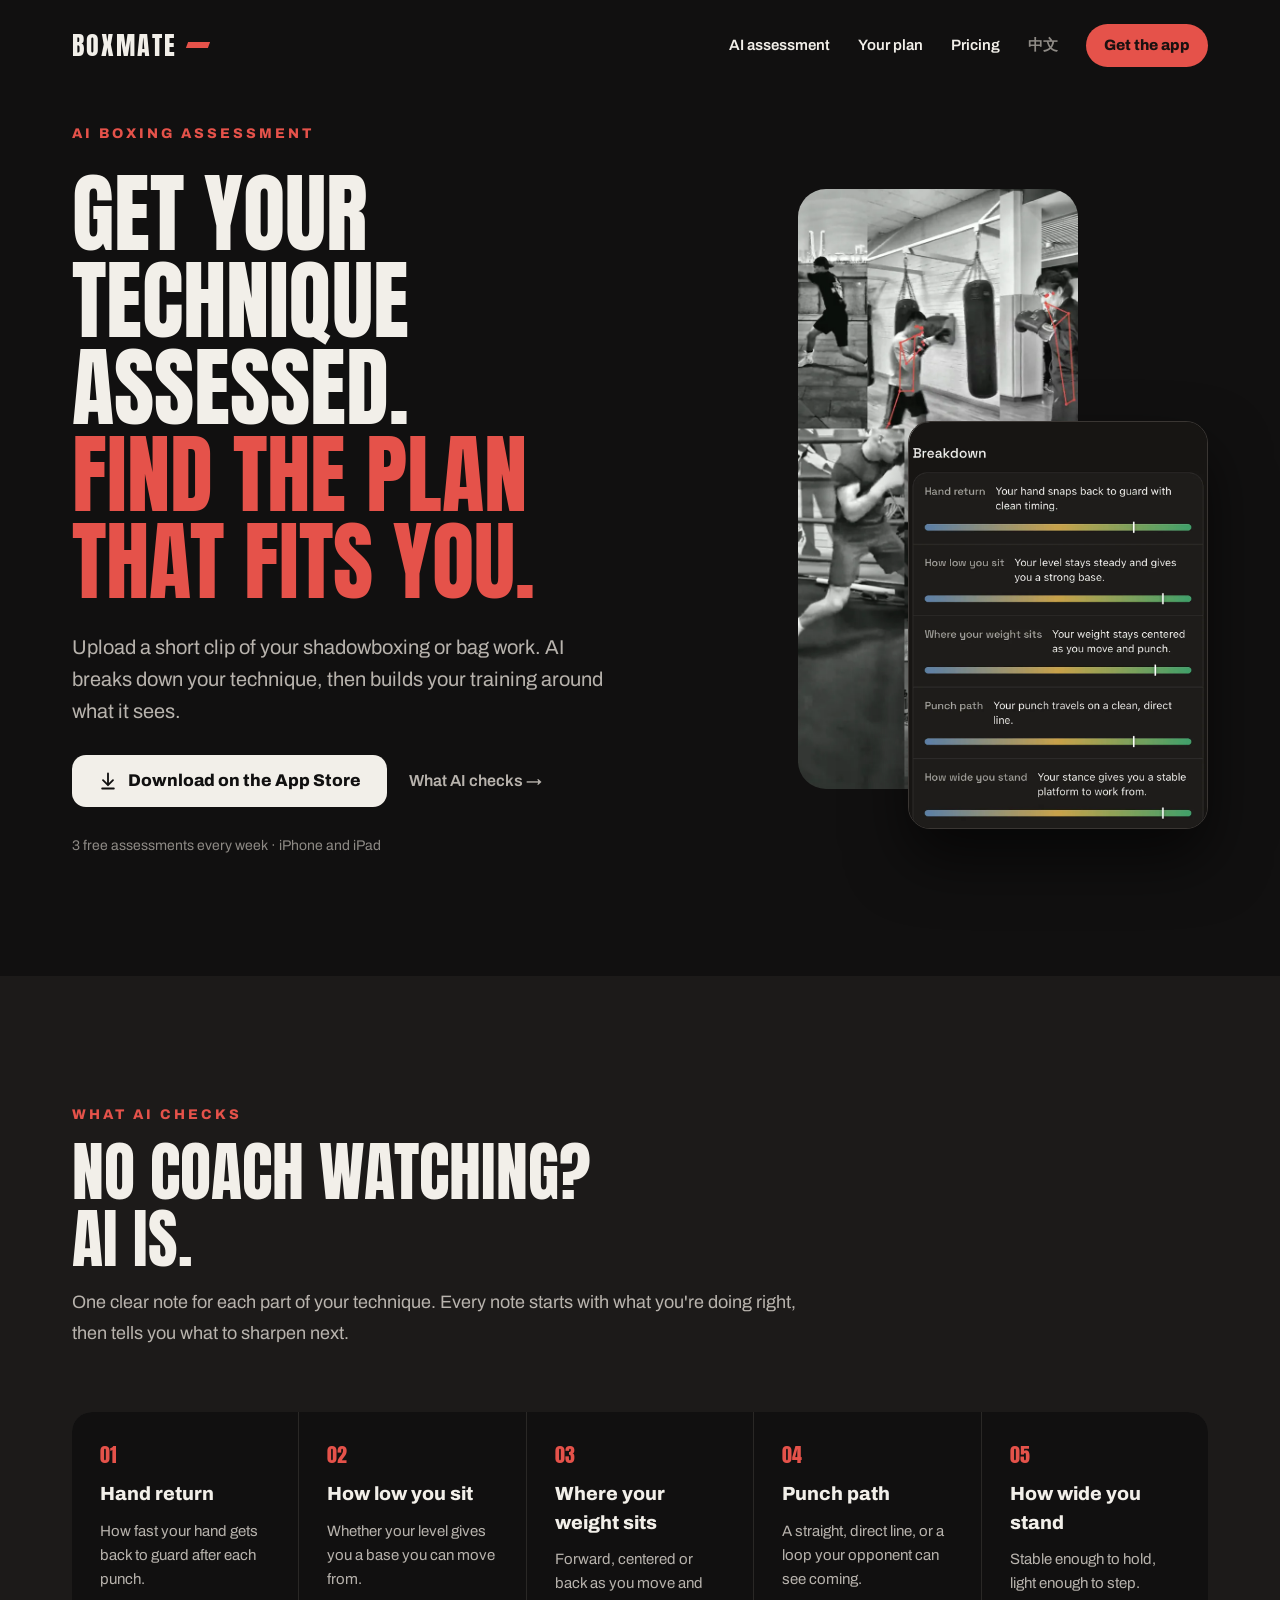
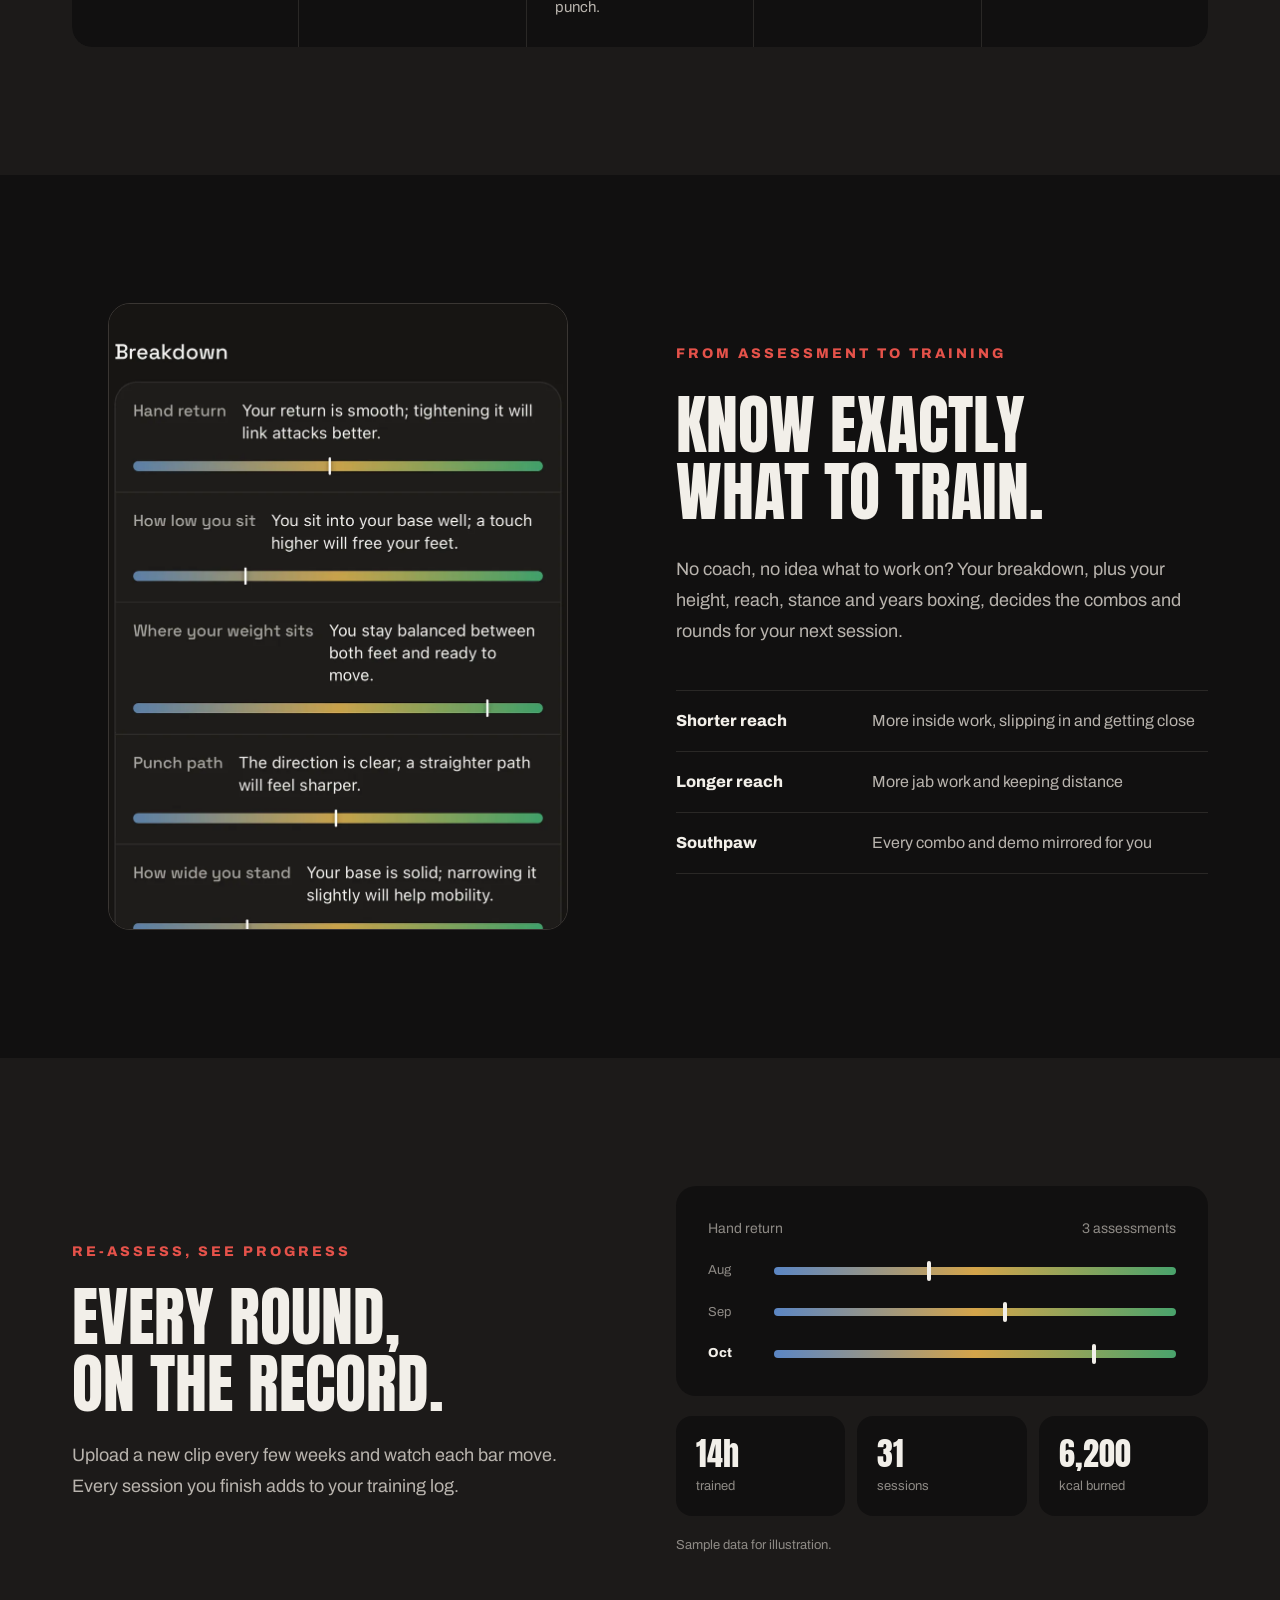
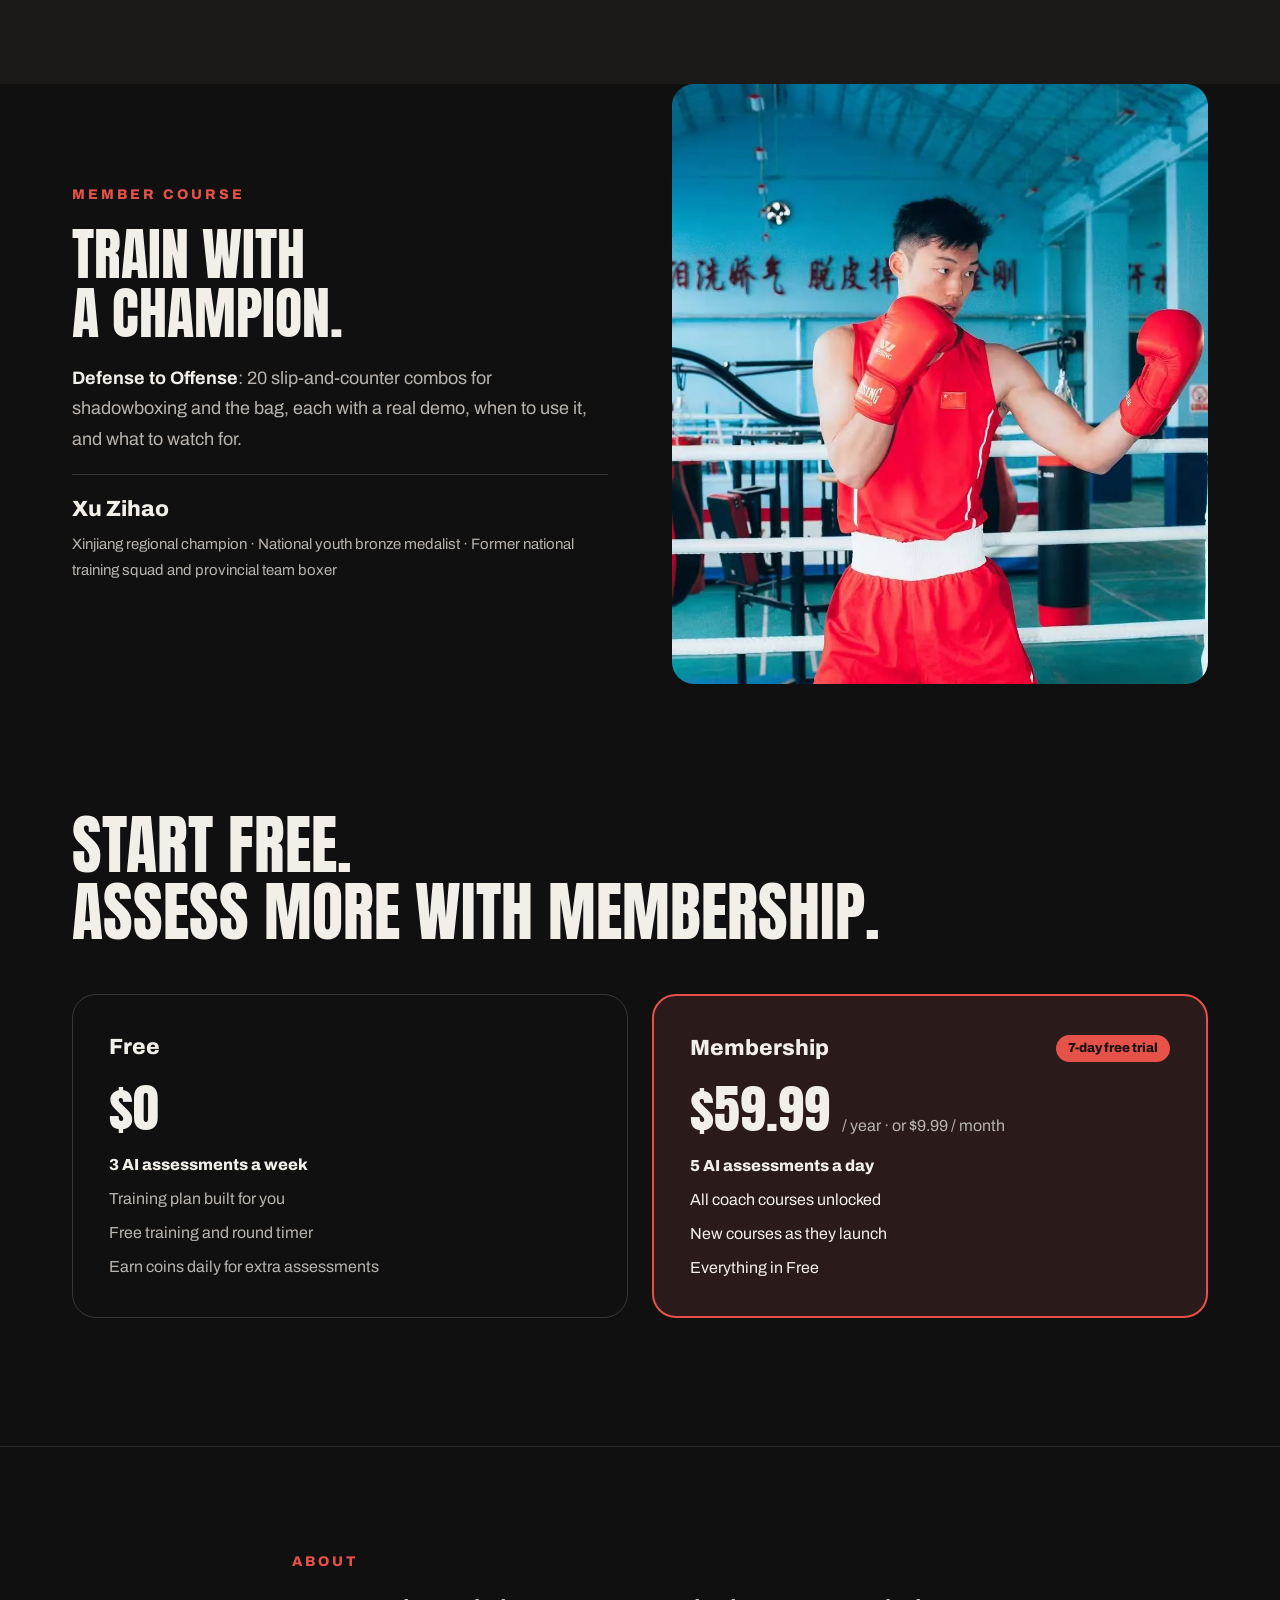
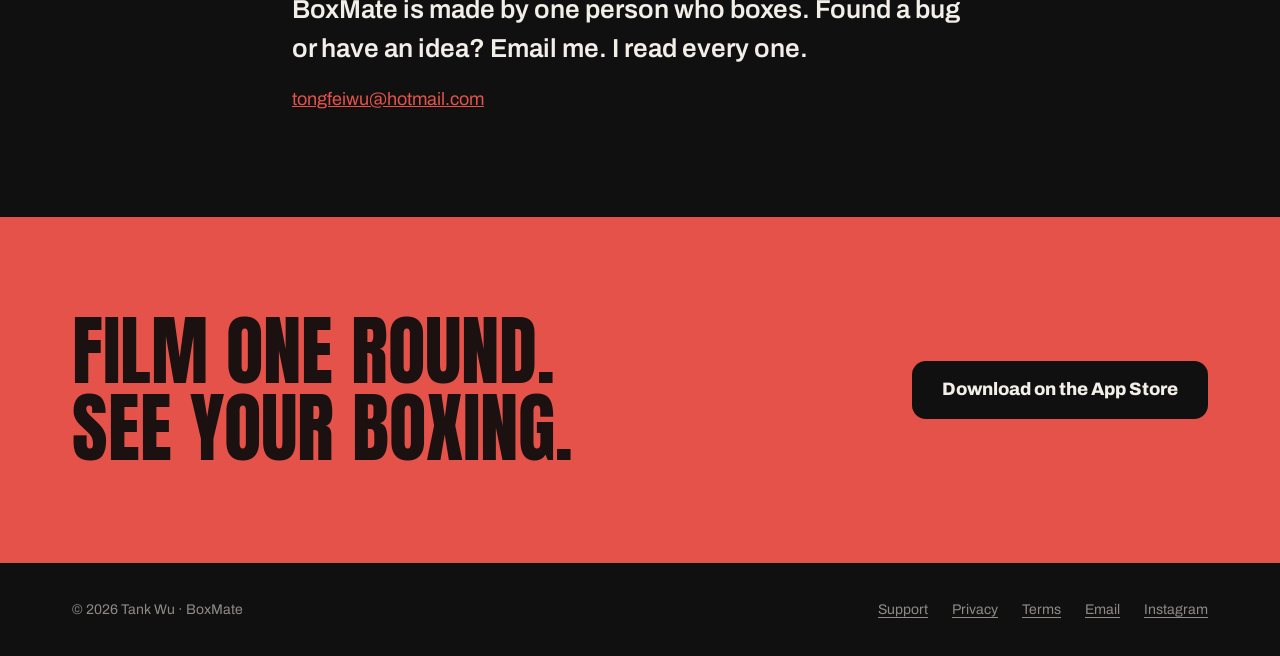
<file: index.html>
<!doctype html>
<html lang="en">
<head>
<meta charset="utf-8">
<meta name="viewport" content="width=device-width, initial-scale=1">
<title>BoxMate · AI boxing assessment</title>
<meta name="description" content="Upload a short clip of your shadowboxing or bag work. BoxMate's AI breaks down your technique, then builds your training around what it sees. Free on iPhone and iPad.">
<link rel="canonical" href="https://getboxmate.com/">
<link rel="alternate" hreflang="en" href="https://getboxmate.com/">
<link rel="alternate" hreflang="zh" href="https://getboxmate.com/zh/">
<link rel="alternate" hreflang="x-default" href="https://getboxmate.com/">
<meta property="og:type" content="website">
<meta property="og:site_name" content="BoxMate">
<meta property="og:title" content="BoxMate · AI boxing assessment">
<meta property="og:description" content="Upload a short clip of your shadowboxing or bag work. AI breaks down your technique, then builds your training around what it sees.">
<meta property="og:url" content="https://getboxmate.com/">
<meta property="og:image" content="https://getboxmate.com/assets/img/og.jpg">
<meta property="og:image:width" content="1200">
<meta property="og:image:height" content="630">
<meta property="og:locale" content="en_US">
<meta property="og:locale:alternate" content="zh_CN">
<meta name="twitter:card" content="summary_large_image">
<meta name="theme-color" content="#111010">
<link rel="icon" href="/favicon.ico" sizes="any">
<link rel="icon" type="image/png" sizes="32x32" href="/favicon-32.png">
<link rel="apple-touch-icon" href="/apple-touch-icon.png">
<link rel="preconnect" href="https://fonts.googleapis.com">
<link rel="preconnect" href="https://fonts.gstatic.com" crossorigin>
<link href="https://fonts.googleapis.com/css2?family=Anton&family=Archivo:wght@400;600;800&display=swap" rel="stylesheet">
<link rel="stylesheet" href="/assets/css/site.css">
</head>
<body>

<header class="wrap site-header">
  <a class="brand" href="/" aria-label="BoxMate home">
    <span class="brand-name">BOXMATE</span>
    <span class="brand-mark" aria-hidden="true"></span>
  </a>
  <nav class="site-nav" aria-label="Main">
    <a href="#assess">AI assessment</a>
    <a href="#plan">Your plan</a>
    <a href="#pricing">Pricing</a>
    <a class="lang" href="/zh/" hreflang="zh" lang="zh-CN">中文</a>
    <a class="btn-nav" href="https://apps.apple.com/app/id6789164521">Get the app</a>
  </nav>
</header>

<main>

<section class="wrap hero">
  <div class="hero-copy">
    <div class="eyebrow">AI boxing assessment</div>
    <h1 class="display">Get your technique assessed.<br><span class="accent">Find the plan that fits you.</span></h1>
    <p class="hero-lede">Upload a short clip of your shadowboxing or bag work. AI breaks down your technique, then builds your training around what it sees.</p>
    <div class="hero-actions">
      <a class="btn" href="https://apps.apple.com/app/id6789164521">
        <svg width="20" height="20" viewBox="0 0 24 24" fill="none" stroke="currentColor" stroke-width="2.2" stroke-linecap="round" stroke-linejoin="round" aria-hidden="true"><path d="M12 3v12M6 11l6 6 6-6M5 21h14"></path></svg>
        Download on the App Store
      </a>
      <a class="link-more" href="#assess">What AI checks →</a>
    </div>
    <div class="hero-note">3 free assessments every week · iPhone and iPad</div>
  </div>
  <div class="hero-visual">
    <video class="hero-video" autoplay muted loop playsinline poster="/assets/img/hero-poster.webp" aria-label="Boxers training, with AI pose tracking lines drawn over their bodies">
      <source src="/assets/video/hero.mp4" type="video/mp4">
    </video>
    <img class="hero-report" src="/assets/img/report-en-1.webp" width="920" height="1255" alt="BoxMate breakdown: hand return, how low you sit, where your weight sits, punch path and how wide you stand, each with a note and a color bar">
  </div>
</section>

<section id="assess" class="band">
  <div class="wrap section stack-64">
    <div class="section-head">
      <div class="eyebrow">What AI checks</div>
      <h2 class="display">No coach watching?<br>AI is.</h2>
      <p class="lede">One clear note for each part of your technique. Every note starts with what you're doing right, then tells you what to sharpen next.</p>
    </div>
    <div class="checks">
      <div class="check"><span class="num">01</span><span class="name">Hand return</span><span class="desc">How fast your hand gets back to guard after each punch.</span></div>
      <div class="check"><span class="num">02</span><span class="name">How low you sit</span><span class="desc">Whether your level gives you a base you can move from.</span></div>
      <div class="check"><span class="num">03</span><span class="name">Where your weight sits</span><span class="desc">Forward, centered or back as you move and punch.</span></div>
      <div class="check"><span class="num">04</span><span class="name">Punch path</span><span class="desc">A straight, direct line, or a loop your opponent can see coming.</span></div>
      <div class="check"><span class="num">05</span><span class="name">How wide you stand</span><span class="desc">Stable enough to hold, light enough to step.</span></div>
    </div>
  </div>
</section>

<section id="plan" class="wrap section split">
  <img class="shot" src="/assets/img/report-en-2.webp" width="920" height="1255" loading="lazy" alt="A breakdown with notes such as: your return is smooth; tightening it will link attacks better">
  <div class="split-copy">
    <div class="eyebrow">From assessment to training</div>
    <h2 class="display">Know exactly<br>what to train.</h2>
    <p class="lede">No coach, no idea what to work on? Your breakdown, plus your height, reach, stance and years boxing, decides the combos and rounds for your next session.</p>
    <dl class="facts">
      <div class="fact"><dt>Shorter reach</dt><dd>More inside work, slipping in and getting close</dd></div>
      <div class="fact"><dt>Longer reach</dt><dd>More jab work and keeping distance</dd></div>
      <div class="fact"><dt>Southpaw</dt><dd>Every combo and demo mirrored for you</dd></div>
    </dl>
  </div>
</section>

<section class="band">
  <div class="wrap section split">
    <div class="split-copy split-copy-tight">
      <div class="eyebrow">Re-assess, see progress</div>
      <h2 class="display">Every round,<br>on the record.</h2>
      <p class="lede">Upload a new clip every few weeks and watch each bar move. Every session you finish adds to your training log.</p>
    </div>
    <div class="progress-stack">
      <div class="progress-card" aria-label="Sample progress chart">
        <div class="progress-head"><span>Hand return</span><span>3 assessments</span></div>
        <div class="progress-row"><span class="label">Aug</span><div class="bar"><i style="left:38%"></i></div></div>
        <div class="progress-row"><span class="label">Sep</span><div class="bar"><i style="left:57%"></i></div></div>
        <div class="progress-row"><span class="label now">Oct</span><div class="bar"><i style="left:79%"></i></div></div>
      </div>
      <div class="stats">
        <div class="stat"><span class="num">14h</span><span class="lbl">trained</span></div>
        <div class="stat"><span class="num">31</span><span class="lbl">sessions</span></div>
        <div class="stat"><span class="num">6,200</span><span class="lbl">kcal burned</span></div>
      </div>
      <div class="fine">Sample data for illustration.</div>
    </div>
  </div>
</section>

<section class="wrap coach">
  <div class="coach-copy">
    <div class="eyebrow">Member course</div>
    <h2 class="display">Train with<br>a champion.</h2>
    <p class="lede"><strong>Defense to Offense</strong>: 20 slip-and-counter combos for shadowboxing and the bag, each with a real demo, when to use it, and what to watch for.</p>
    <div class="coach-bio">
      <span class="coach-name">Xu Zihao</span>
      <span class="coach-cred">Xinjiang regional champion · National youth bronze medalist · Former national training squad and provincial team boxer</span>
    </div>
  </div>
  <img class="coach-photo" src="/assets/img/coach-xu.webp" width="960" height="1444" loading="lazy" alt="Xu Zihao in a red competition kit in the ring">
</section>

<section id="pricing" class="wrap section pricing">
  <h2 class="display">Start free.<br>Assess more with membership.</h2>
  <div class="plans">
    <div class="plan">
      <div class="plan-name">Free</div>
      <div class="price"><span class="num">$0</span></div>
      <ul>
        <li class="key">3 AI assessments a week</li>
        <li>Training plan built for you</li>
        <li>Free training and round timer</li>
        <li>Earn coins daily for extra assessments</li>
      </ul>
    </div>
    <div class="plan plan-member">
      <div class="plan-top">
        <div class="plan-name">Membership</div>
        <div class="badge">7-day free trial</div>
      </div>
      <div class="price"><span class="num">$59.99</span><span class="per">/ year · or $9.99 / month</span></div>
      <ul>
        <li class="key">5 AI assessments a day</li>
        <li>All coach courses unlocked</li>
        <li>New courses as they launch</li>
        <li>Everything in Free</li>
      </ul>
    </div>
  </div>
</section>

<section class="about-band">
  <div class="about">
    <div class="eyebrow">About</div>
    <p>BoxMate is made by one person who boxes. Found a bug or have an idea? Email me. I read every one.</p>
    <a href="mailto:tongfeiwu@hotmail.com">tongfeiwu@hotmail.com</a>
  </div>
</section>

<section id="download" class="cta-band">
  <div class="wrap cta">
    <h2 class="display">Film one round.<br>See your boxing.</h2>
    <a class="btn btn-dark" href="https://apps.apple.com/app/id6789164521">Download on the App Store</a>
  </div>
</section>

</main>

<footer class="wrap site-footer">
  <div>© 2026 Tank Wu · BoxMate</div>
  <div class="footer-links">
    <a href="/support/">Support</a>
    <a href="/privacy/">Privacy</a>
    <a href="/terms/">Terms</a>
    <a href="mailto:tongfeiwu@hotmail.com">Email</a>
    <a href="https://www.instagram.com/kombrostank/" rel="me">Instagram</a>
  </div>
</footer>

</body>
</html>
</file>
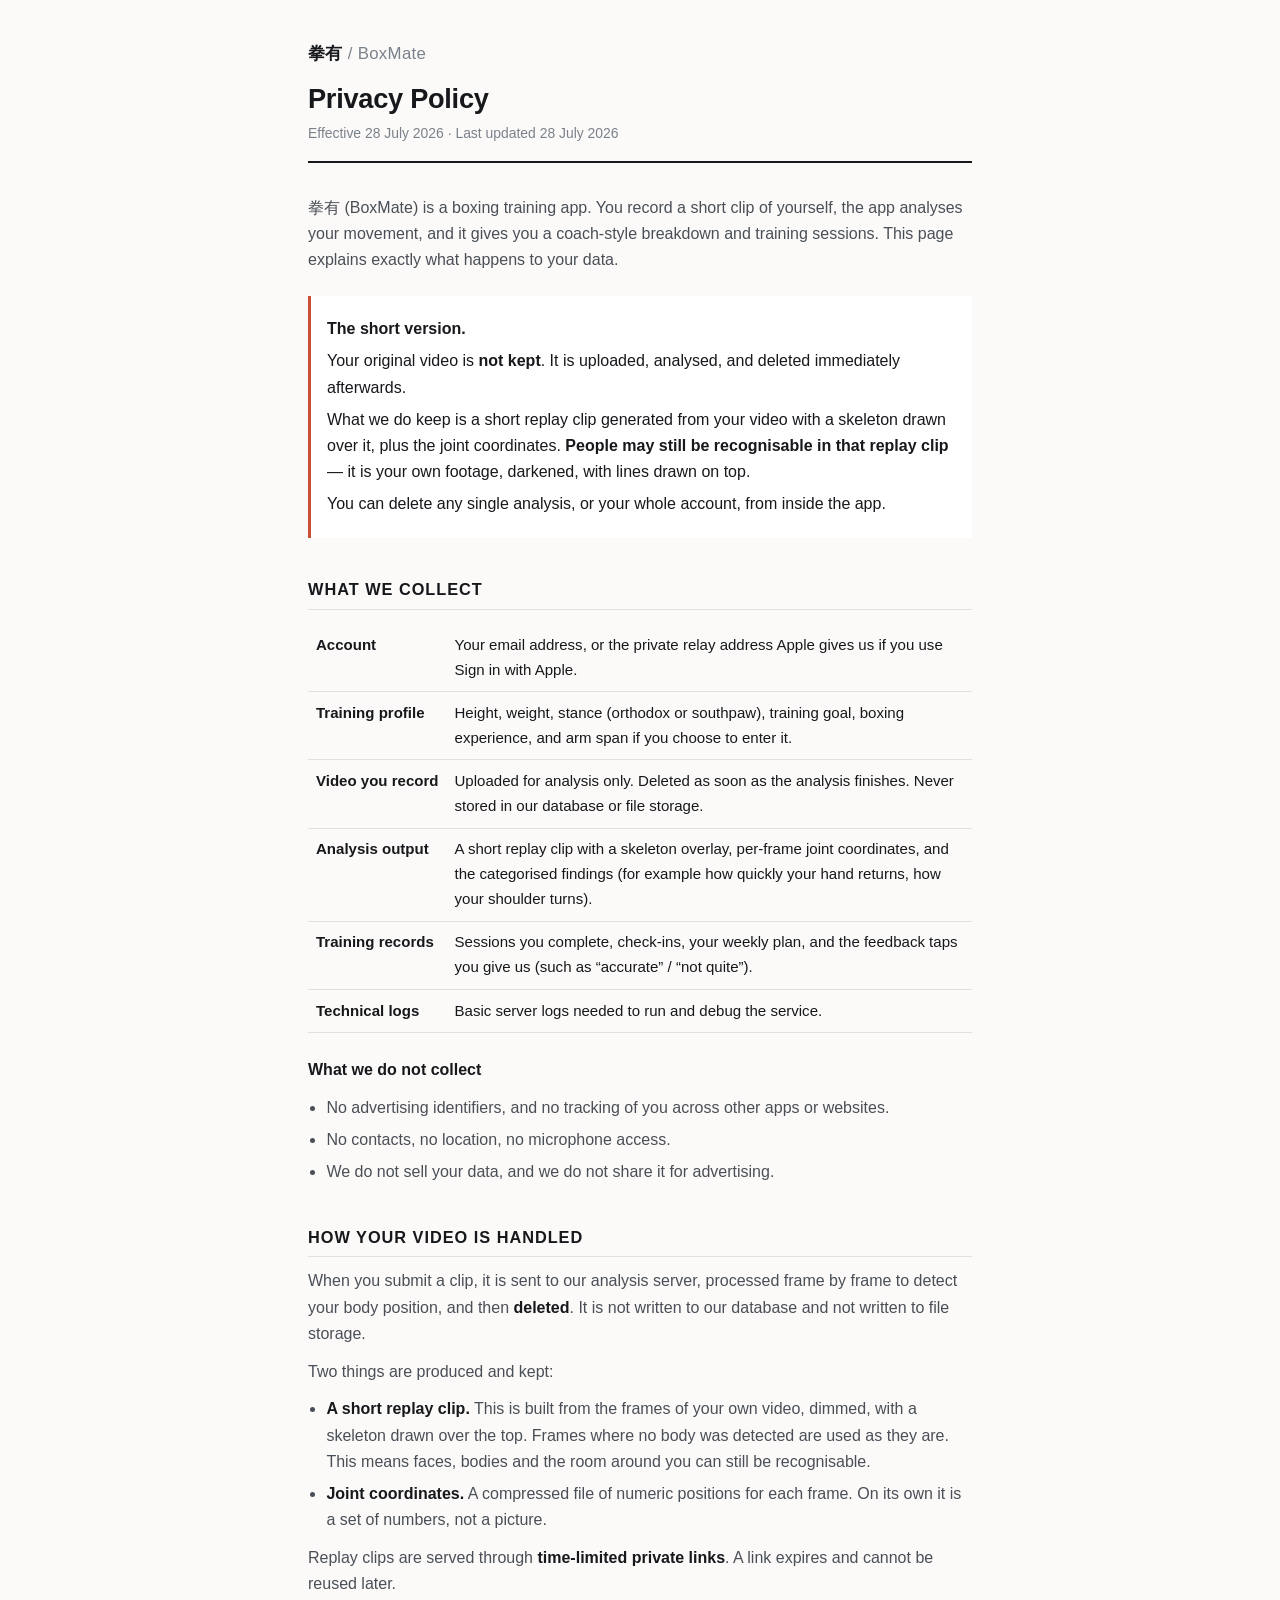
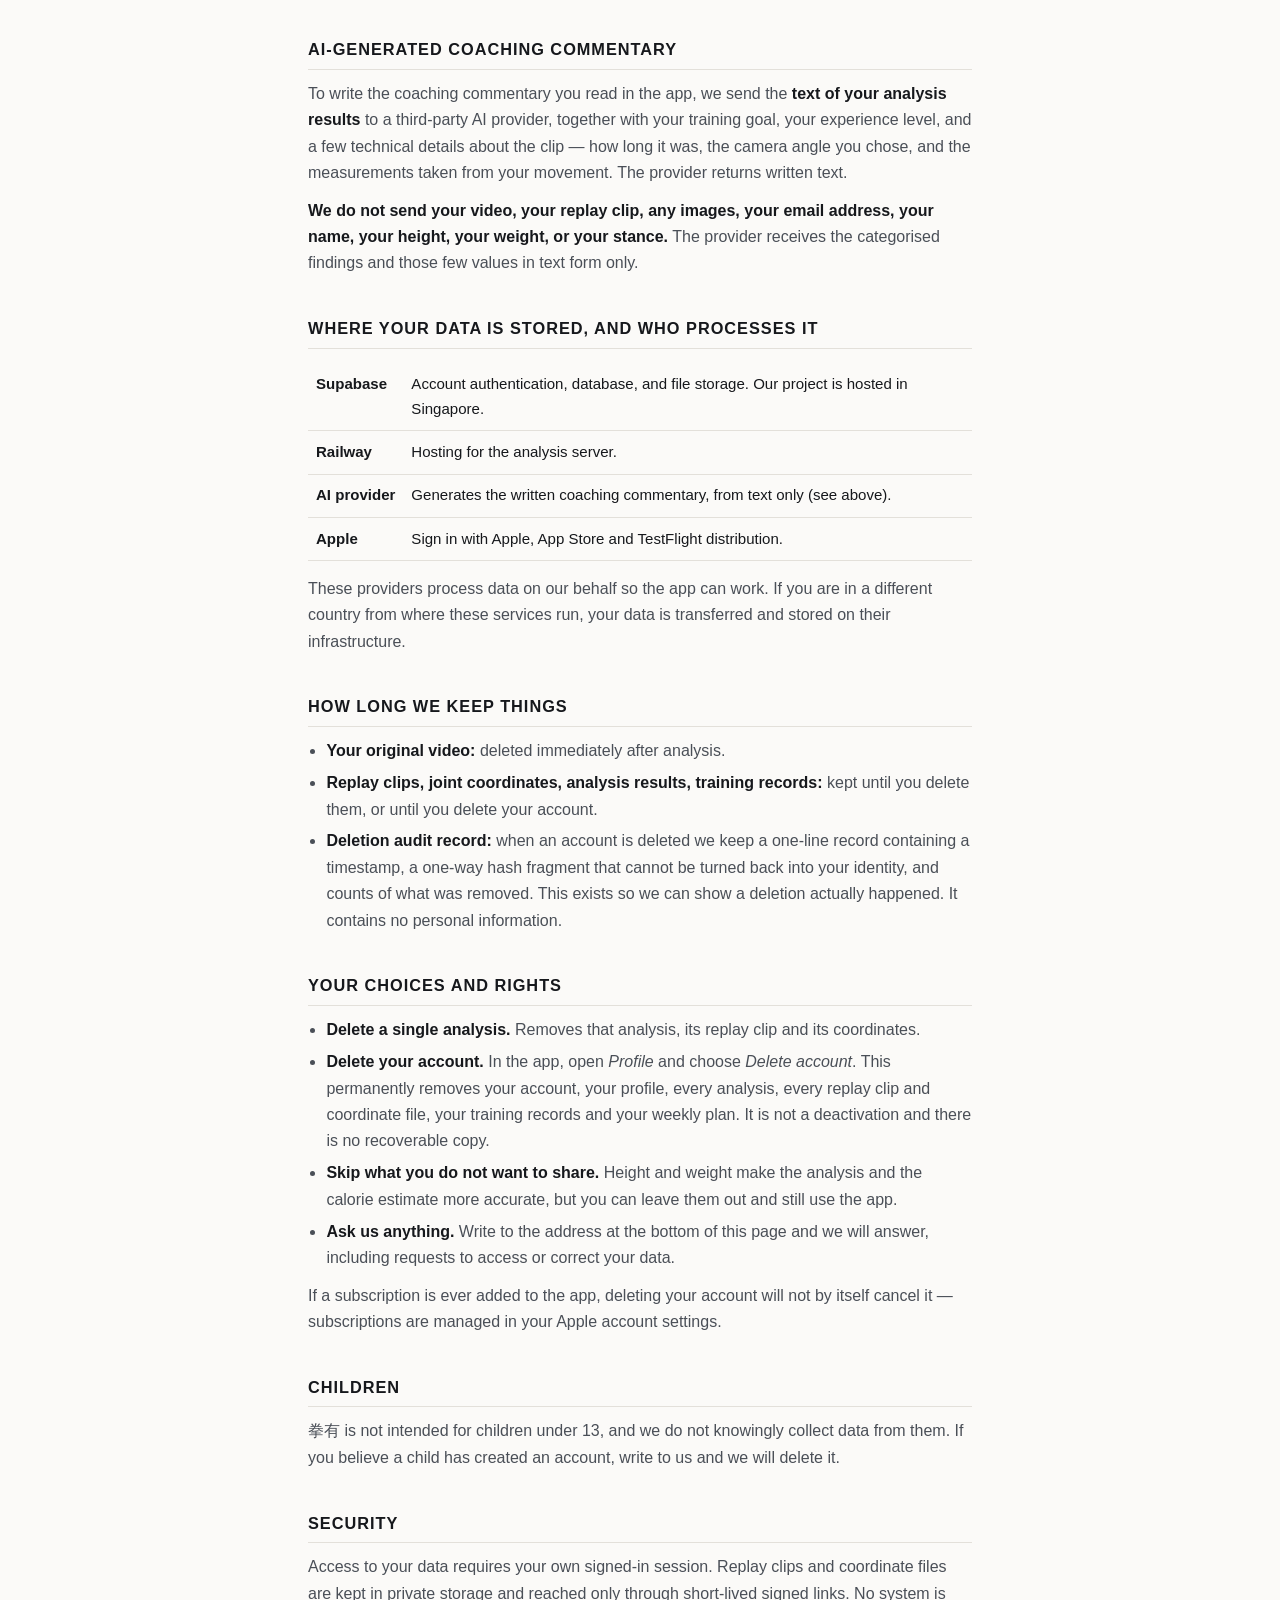
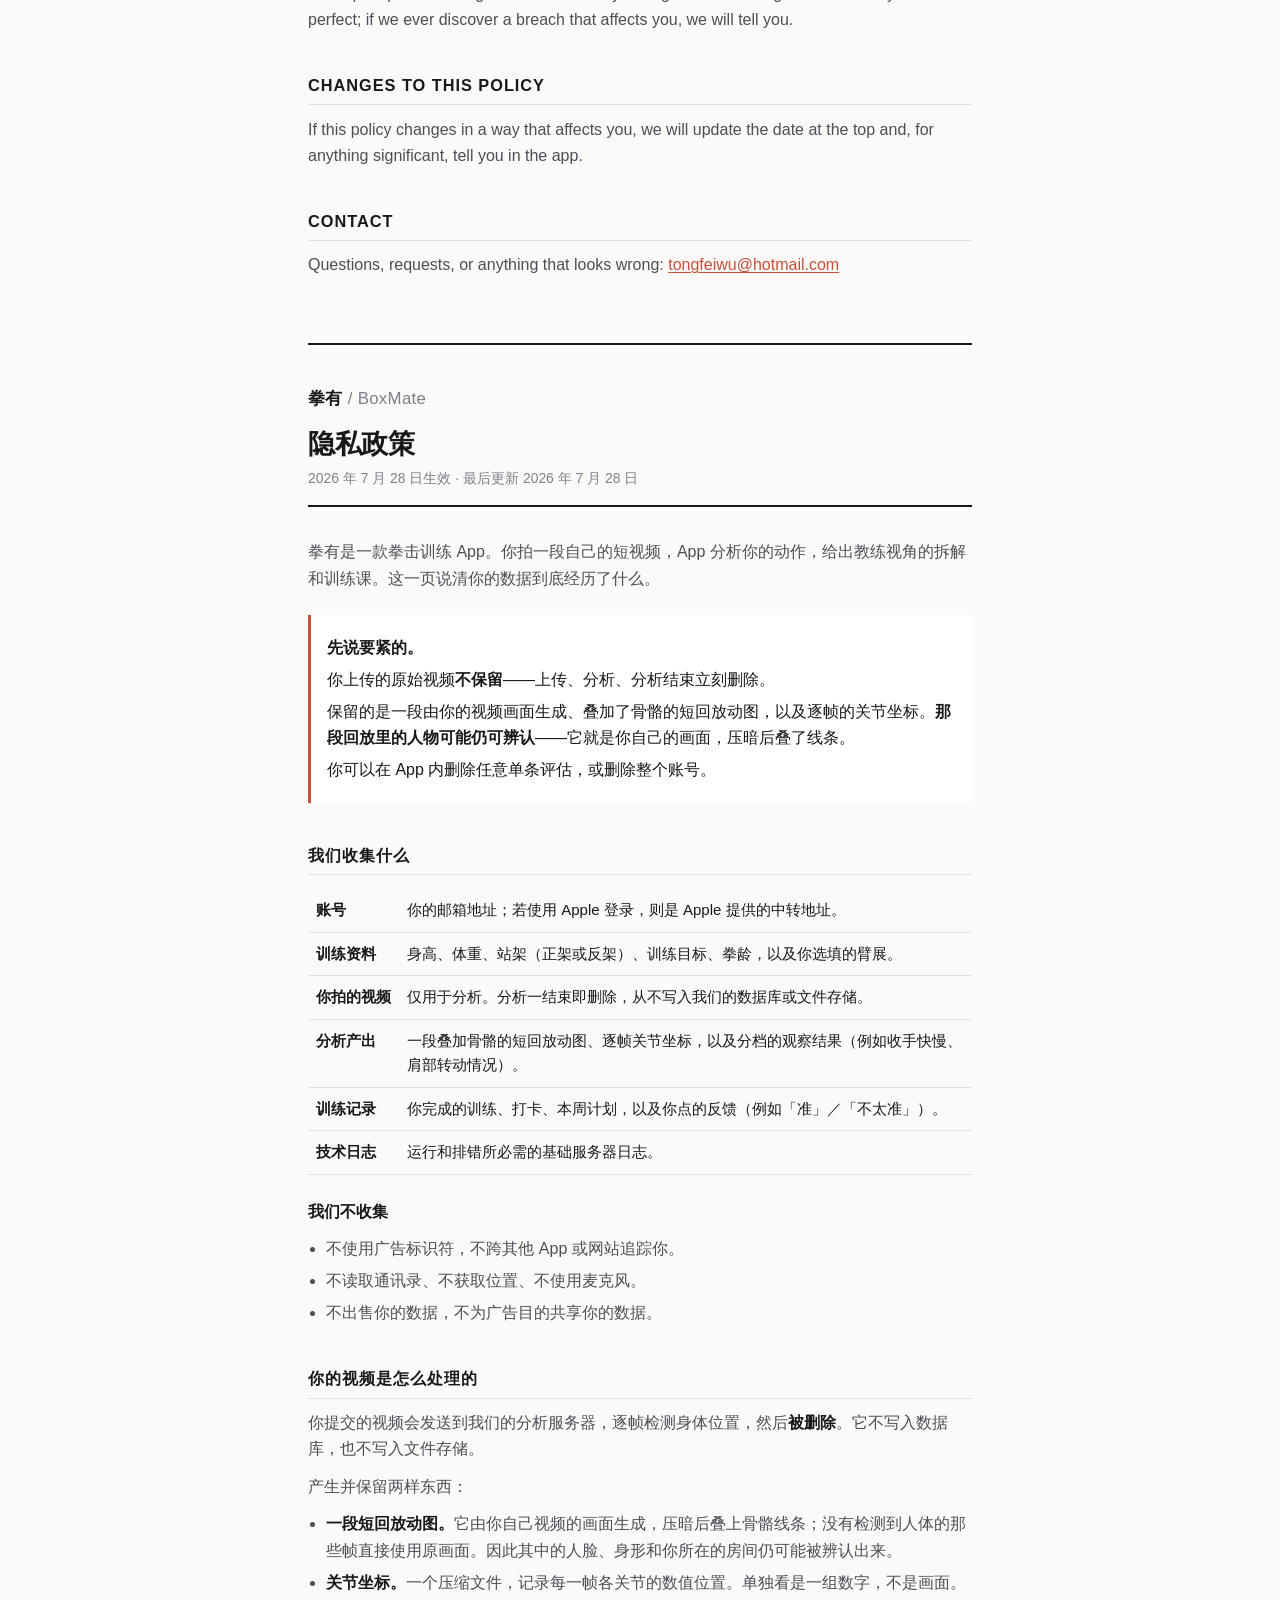
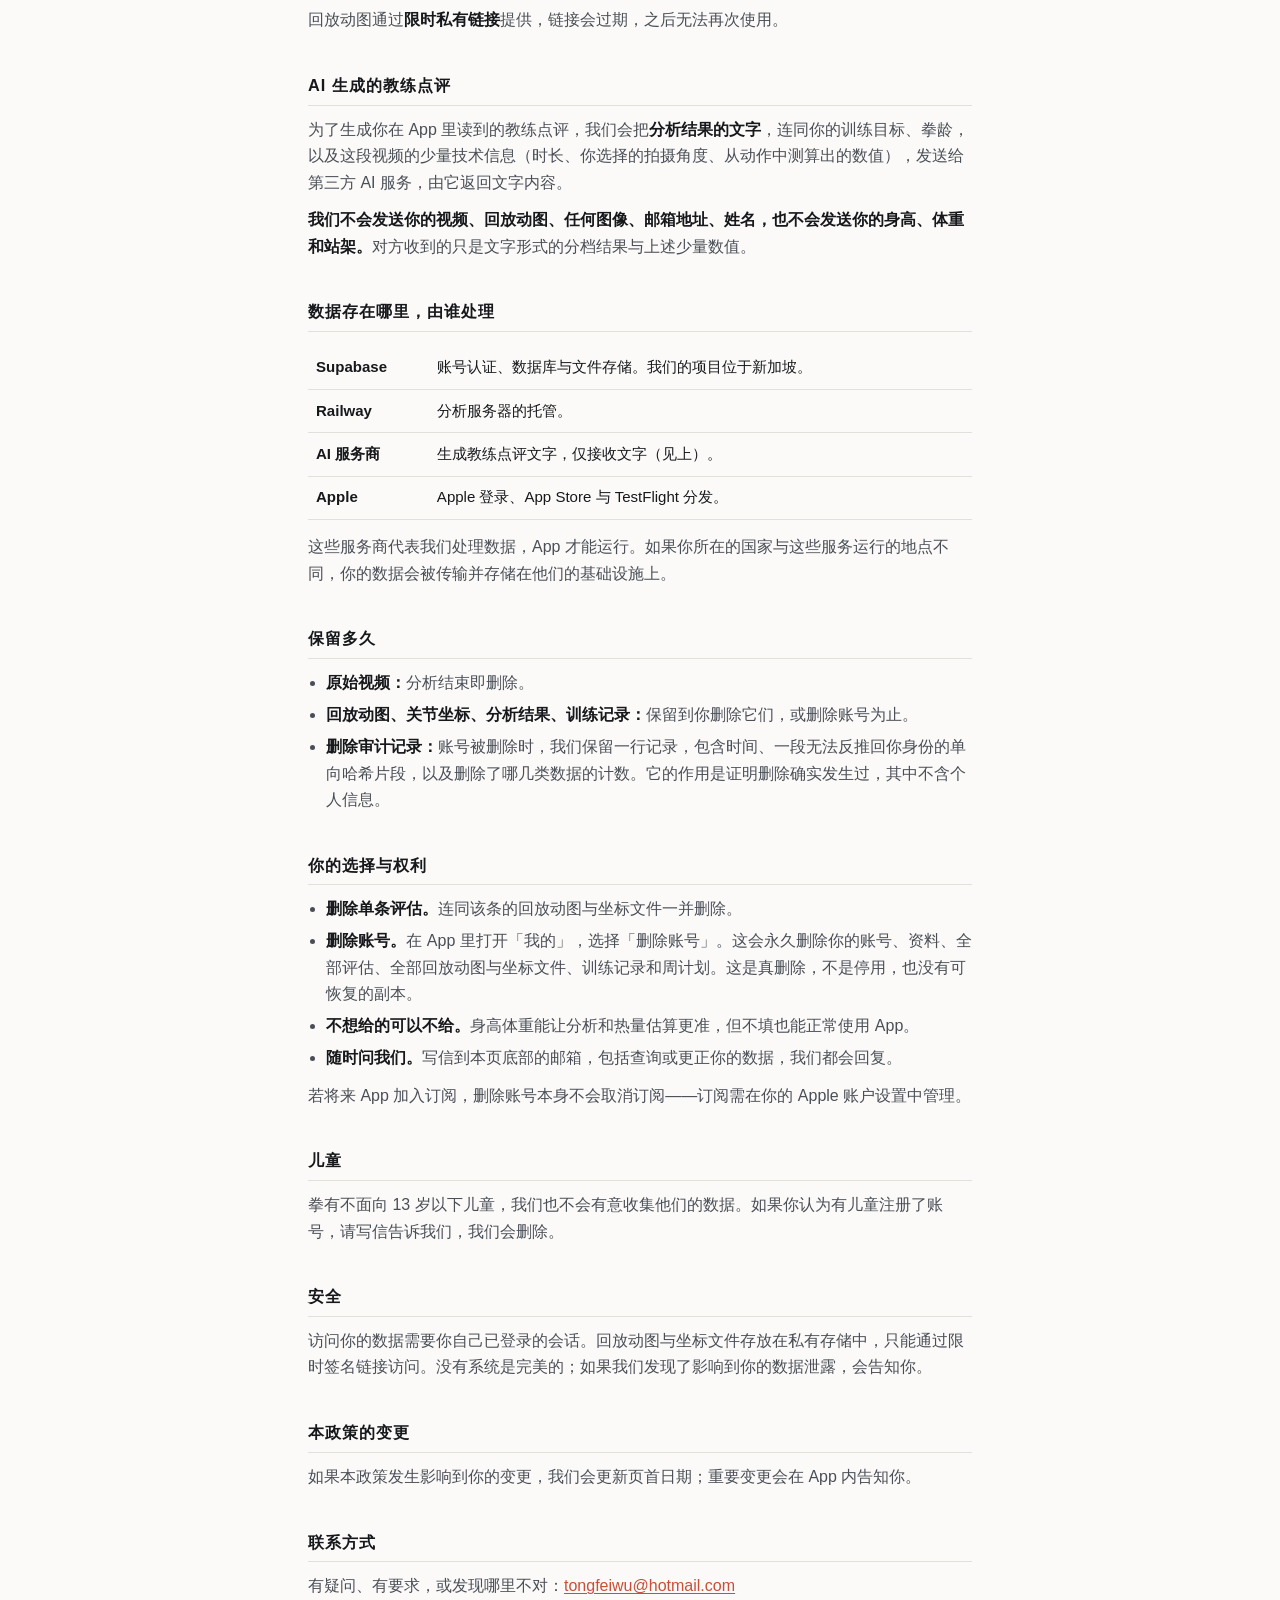
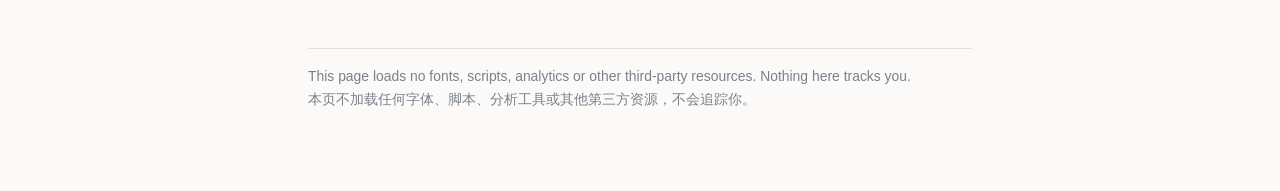
<file: privacy/index.html>
<!DOCTYPE html>
<html lang="en">
<head>
<meta charset="utf-8">
<meta name="viewport" content="width=device-width, initial-scale=1">
<title>Privacy Policy — 拳有 / BoxMate</title>
<meta name="description" content="Privacy policy for 拳有 / BoxMate: what we collect, how your video is handled, where data is stored, and how to delete it. 拳有隐私政策。">
<link rel="canonical" href="https://getboxmate.com/privacy/">
<meta property="og:type" content="website">
<meta property="og:site_name" content="BoxMate">
<meta property="og:title" content="Privacy Policy — 拳有 / BoxMate">
<meta property="og:description" content="Privacy policy for 拳有 / BoxMate: what we collect, how your video is handled, where data is stored, and how to delete it. 拳有隐私政策。">
<meta property="og:url" content="https://getboxmate.com/privacy/">
<meta property="og:image" content="https://getboxmate.com/assets/img/og.jpg">
<meta property="og:image:width" content="1200">
<meta property="og:image:height" content="630">
<meta name="twitter:card" content="summary_large_image">
<link rel="icon" href="/favicon.ico" sizes="any">
<link rel="icon" type="image/png" sizes="32x32" href="/favicon-32.png">
<link rel="apple-touch-icon" href="/apple-touch-icon.png">
<style>
  :root{
    --ink:#16181c; --ink-2:#4a4f57; --ink-3:#7b818b;
    --paper:#fbfaf8; --rule:#e3e0da; --accent:#c94f38;
  }
  *{box-sizing:border-box}
  html{-webkit-text-size-adjust:100%}
  body{
    margin:0; background:var(--paper); color:var(--ink);
    font:16px/1.65 -apple-system,BlinkMacSystemFont,"Segoe UI","PingFang SC","Hiragino Sans GB","Microsoft YaHei",sans-serif;
  }
  .wrap{max-width:44rem; margin:0 auto; padding:2.5rem 1.25rem 5rem}
  header{border-bottom:2px solid var(--ink); padding-bottom:1rem; margin-bottom:2rem}
  .brand{font-size:1.05rem; font-weight:700; letter-spacing:.02em}
  .brand span{color:var(--ink-3); font-weight:500}
  h1{font-size:1.7rem; line-height:1.25; margin:.9rem 0 .35rem; letter-spacing:-.01em}
  .meta{color:var(--ink-3); font-size:.87rem; margin:0}
  h2{
    font-size:1.02rem; letter-spacing:.06em; text-transform:uppercase;
    margin:2.4rem 0 .7rem; padding-bottom:.35rem; border-bottom:1px solid var(--rule);
  }
  h3{font-size:1rem; margin:1.5rem 0 .4rem}
  p,li{color:var(--ink-2)}
  p{margin:.7rem 0}
  ul{padding-left:1.15rem; margin:.7rem 0}
  li{margin:.35rem 0}
  strong{color:var(--ink); font-weight:600}
  a{color:var(--accent); text-decoration:underline; text-underline-offset:2px}
  .key{
    border-left:3px solid var(--accent); background:#fff;
    padding:.9rem 1rem; margin:1.4rem 0;
  }
  .key p{margin:.35rem 0; color:var(--ink)}
  table{width:100%; border-collapse:collapse; margin:.9rem 0; font-size:.94rem}
  th,td{text-align:left; padding:.55rem .5rem; border-bottom:1px solid var(--rule); vertical-align:top}
  th{color:var(--ink); font-weight:600; white-space:nowrap}
  .lang-sep{margin:4rem 0 0; border:0; border-top:2px solid var(--ink)}
  footer{margin-top:3rem; padding-top:1rem; border-top:1px solid var(--rule); color:var(--ink-3); font-size:.87rem}
  @media (prefers-color-scheme: dark){
    :root{--ink:#f2f3f5; --ink-2:#c2c6cc; --ink-3:#8b9098; --paper:#141519; --rule:#2c2e34; --accent:#e8734a}
    .key{background:#1b1c21}
  }
</style>
</head>
<body>
<div class="wrap">

<header>
  <div class="brand">拳有 <span>/ BoxMate</span></div>
  <h1>Privacy Policy</h1>
  <p class="meta">Effective 28 July 2026 · Last updated 28 July 2026</p>
</header>

<p>拳有 (BoxMate) is a boxing training app. You record a short clip of yourself, the app analyses your movement, and it gives you a coach-style breakdown and training sessions. This page explains exactly what happens to your data.</p>

<div class="key">
  <p><strong>The short version.</strong></p>
  <p>Your original video is <strong>not kept</strong>. It is uploaded, analysed, and deleted immediately afterwards.</p>
  <p>What we do keep is a short replay clip generated from your video with a skeleton drawn over it, plus the joint coordinates. <strong>People may still be recognisable in that replay clip</strong> — it is your own footage, darkened, with lines drawn on top.</p>
  <p>You can delete any single analysis, or your whole account, from inside the app.</p>
</div>

<h2>What we collect</h2>

<table>
  <tr><th>Account</th><td>Your email address, or the private relay address Apple gives us if you use Sign in with Apple.</td></tr>
  <tr><th>Training profile</th><td>Height, weight, stance (orthodox or southpaw), training goal, boxing experience, and arm span if you choose to enter it.</td></tr>
  <tr><th>Video you record</th><td>Uploaded for analysis only. Deleted as soon as the analysis finishes. Never stored in our database or file storage.</td></tr>
  <tr><th>Analysis output</th><td>A short replay clip with a skeleton overlay, per-frame joint coordinates, and the categorised findings (for example how quickly your hand returns, how your shoulder turns).</td></tr>
  <tr><th>Training records</th><td>Sessions you complete, check-ins, your weekly plan, and the feedback taps you give us (such as “accurate” / “not quite”).</td></tr>
  <tr><th>Technical logs</th><td>Basic server logs needed to run and debug the service.</td></tr>
</table>

<h3>What we do not collect</h3>
<ul>
  <li>No advertising identifiers, and no tracking of you across other apps or websites.</li>
  <li>No contacts, no location, no microphone access.</li>
  <li>We do not sell your data, and we do not share it for advertising.</li>
</ul>

<h2>How your video is handled</h2>
<p>When you submit a clip, it is sent to our analysis server, processed frame by frame to detect your body position, and then <strong>deleted</strong>. It is not written to our database and not written to file storage.</p>
<p>Two things are produced and kept:</p>
<ul>
  <li><strong>A short replay clip.</strong> This is built from the frames of your own video, dimmed, with a skeleton drawn over the top. Frames where no body was detected are used as they are. This means faces, bodies and the room around you can still be recognisable.</li>
  <li><strong>Joint coordinates.</strong> A compressed file of numeric positions for each frame. On its own it is a set of numbers, not a picture.</li>
</ul>
<p>Replay clips are served through <strong>time-limited private links</strong>. A link expires and cannot be reused later.</p>

<h2>AI-generated coaching commentary</h2>
<p>To write the coaching commentary you read in the app, we send the <strong>text of your analysis results</strong> to a third-party AI provider, together with your training goal, your experience level, and a few technical details about the clip &mdash; how long it was, the camera angle you chose, and the measurements taken from your movement. The provider returns written text.</p>
<p><strong>We do not send your video, your replay clip, any images, your email address, your name, your height, your weight, or your stance.</strong> The provider receives the categorised findings and those few values in text form only.</p>

<h2>Where your data is stored, and who processes it</h2>
<table>
  <tr><th>Supabase</th><td>Account authentication, database, and file storage. Our project is hosted in Singapore.</td></tr>
  <tr><th>Railway</th><td>Hosting for the analysis server.</td></tr>
  <tr><th>AI provider</th><td>Generates the written coaching commentary, from text only (see above).</td></tr>
  <tr><th>Apple</th><td>Sign in with Apple, App Store and TestFlight distribution.</td></tr>
</table>
<p>These providers process data on our behalf so the app can work. If you are in a different country from where these services run, your data is transferred and stored on their infrastructure.</p>

<h2>How long we keep things</h2>
<ul>
  <li><strong>Your original video:</strong> deleted immediately after analysis.</li>
  <li><strong>Replay clips, joint coordinates, analysis results, training records:</strong> kept until you delete them, or until you delete your account.</li>
  <li><strong>Deletion audit record:</strong> when an account is deleted we keep a one-line record containing a timestamp, a one-way hash fragment that cannot be turned back into your identity, and counts of what was removed. This exists so we can show a deletion actually happened. It contains no personal information.</li>
</ul>

<h2>Your choices and rights</h2>
<ul>
  <li><strong>Delete a single analysis.</strong> Removes that analysis, its replay clip and its coordinates.</li>
  <li><strong>Delete your account.</strong> In the app, open <em>Profile</em> and choose <em>Delete account</em>. This permanently removes your account, your profile, every analysis, every replay clip and coordinate file, your training records and your weekly plan. It is not a deactivation and there is no recoverable copy.</li>
  <li><strong>Skip what you do not want to share.</strong> Height and weight make the analysis and the calorie estimate more accurate, but you can leave them out and still use the app.</li>
  <li><strong>Ask us anything.</strong> Write to the address at the bottom of this page and we will answer, including requests to access or correct your data.</li>
</ul>
<p>If a subscription is ever added to the app, deleting your account will not by itself cancel it — subscriptions are managed in your Apple account settings.</p>

<h2>Children</h2>
<p>拳有 is not intended for children under 13, and we do not knowingly collect data from them. If you believe a child has created an account, write to us and we will delete it.</p>

<h2>Security</h2>
<p>Access to your data requires your own signed-in session. Replay clips and coordinate files are kept in private storage and reached only through short-lived signed links. No system is perfect; if we ever discover a breach that affects you, we will tell you.</p>

<h2>Changes to this policy</h2>
<p>If this policy changes in a way that affects you, we will update the date at the top and, for anything significant, tell you in the app.</p>

<h2>Contact</h2>
<p>Questions, requests, or anything that looks wrong: <a href="mailto:tongfeiwu@hotmail.com">tongfeiwu@hotmail.com</a></p>

<hr class="lang-sep" id="zh">

<header style="border-bottom:2px solid var(--ink); padding:2.5rem 0 1rem; margin-bottom:2rem">
  <div class="brand">拳有 <span>/ BoxMate</span></div>
  <h1>隐私政策</h1>
  <p class="meta">2026 年 7 月 28 日生效 · 最后更新 2026 年 7 月 28 日</p>
</header>

<p>拳有是一款拳击训练 App。你拍一段自己的短视频，App 分析你的动作，给出教练视角的拆解和训练课。这一页说清你的数据到底经历了什么。</p>

<div class="key">
  <p><strong>先说要紧的。</strong></p>
  <p>你上传的原始视频<strong>不保留</strong>——上传、分析、分析结束立刻删除。</p>
  <p>保留的是一段由你的视频画面生成、叠加了骨骼的短回放动图，以及逐帧的关节坐标。<strong>那段回放里的人物可能仍可辨认</strong>——它就是你自己的画面，压暗后叠了线条。</p>
  <p>你可以在 App 内删除任意单条评估，或删除整个账号。</p>
</div>

<h2>我们收集什么</h2>
<table>
  <tr><th>账号</th><td>你的邮箱地址；若使用 Apple 登录，则是 Apple 提供的中转地址。</td></tr>
  <tr><th>训练资料</th><td>身高、体重、站架（正架或反架）、训练目标、拳龄，以及你选填的臂展。</td></tr>
  <tr><th>你拍的视频</th><td>仅用于分析。分析一结束即删除，从不写入我们的数据库或文件存储。</td></tr>
  <tr><th>分析产出</th><td>一段叠加骨骼的短回放动图、逐帧关节坐标，以及分档的观察结果（例如收手快慢、肩部转动情况）。</td></tr>
  <tr><th>训练记录</th><td>你完成的训练、打卡、本周计划，以及你点的反馈（例如「准」／「不太准」）。</td></tr>
  <tr><th>技术日志</th><td>运行和排错所必需的基础服务器日志。</td></tr>
</table>

<h3>我们不收集</h3>
<ul>
  <li>不使用广告标识符，不跨其他 App 或网站追踪你。</li>
  <li>不读取通讯录、不获取位置、不使用麦克风。</li>
  <li>不出售你的数据，不为广告目的共享你的数据。</li>
</ul>

<h2>你的视频是怎么处理的</h2>
<p>你提交的视频会发送到我们的分析服务器，逐帧检测身体位置，然后<strong>被删除</strong>。它不写入数据库，也不写入文件存储。</p>
<p>产生并保留两样东西：</p>
<ul>
  <li><strong>一段短回放动图。</strong>它由你自己视频的画面生成，压暗后叠上骨骼线条；没有检测到人体的那些帧直接使用原画面。因此其中的人脸、身形和你所在的房间仍可能被辨认出来。</li>
  <li><strong>关节坐标。</strong>一个压缩文件，记录每一帧各关节的数值位置。单独看是一组数字，不是画面。</li>
</ul>
<p>回放动图通过<strong>限时私有链接</strong>提供，链接会过期，之后无法再次使用。</p>

<h2>AI 生成的教练点评</h2>
<p>为了生成你在 App 里读到的教练点评，我们会把<strong>分析结果的文字</strong>，连同你的训练目标、拳龄，以及这段视频的少量技术信息（时长、你选择的拍摄角度、从动作中测算出的数值），发送给第三方 AI 服务，由它返回文字内容。</p>
<p><strong>我们不会发送你的视频、回放动图、任何图像、邮箱地址、姓名，也不会发送你的身高、体重和站架。</strong>对方收到的只是文字形式的分档结果与上述少量数值。</p>

<h2>数据存在哪里，由谁处理</h2>
<table>
  <tr><th>Supabase</th><td>账号认证、数据库与文件存储。我们的项目位于新加坡。</td></tr>
  <tr><th>Railway</th><td>分析服务器的托管。</td></tr>
  <tr><th>AI 服务商</th><td>生成教练点评文字，仅接收文字（见上）。</td></tr>
  <tr><th>Apple</th><td>Apple 登录、App Store 与 TestFlight 分发。</td></tr>
</table>
<p>这些服务商代表我们处理数据，App 才能运行。如果你所在的国家与这些服务运行的地点不同，你的数据会被传输并存储在他们的基础设施上。</p>

<h2>保留多久</h2>
<ul>
  <li><strong>原始视频：</strong>分析结束即删除。</li>
  <li><strong>回放动图、关节坐标、分析结果、训练记录：</strong>保留到你删除它们，或删除账号为止。</li>
  <li><strong>删除审计记录：</strong>账号被删除时，我们保留一行记录，包含时间、一段无法反推回你身份的单向哈希片段，以及删除了哪几类数据的计数。它的作用是证明删除确实发生过，其中不含个人信息。</li>
</ul>

<h2>你的选择与权利</h2>
<ul>
  <li><strong>删除单条评估。</strong>连同该条的回放动图与坐标文件一并删除。</li>
  <li><strong>删除账号。</strong>在 App 里打开「我的」，选择「删除账号」。这会永久删除你的账号、资料、全部评估、全部回放动图与坐标文件、训练记录和周计划。这是真删除，不是停用，也没有可恢复的副本。</li>
  <li><strong>不想给的可以不给。</strong>身高体重能让分析和热量估算更准，但不填也能正常使用 App。</li>
  <li><strong>随时问我们。</strong>写信到本页底部的邮箱，包括查询或更正你的数据，我们都会回复。</li>
</ul>
<p>若将来 App 加入订阅，删除账号本身不会取消订阅——订阅需在你的 Apple 账户设置中管理。</p>

<h2>儿童</h2>
<p>拳有不面向 13 岁以下儿童，我们也不会有意收集他们的数据。如果你认为有儿童注册了账号，请写信告诉我们，我们会删除。</p>

<h2>安全</h2>
<p>访问你的数据需要你自己已登录的会话。回放动图与坐标文件存放在私有存储中，只能通过限时签名链接访问。没有系统是完美的；如果我们发现了影响到你的数据泄露，会告知你。</p>

<h2>本政策的变更</h2>
<p>如果本政策发生影响到你的变更，我们会更新页首日期；重要变更会在 App 内告知你。</p>

<h2>联系方式</h2>
<p>有疑问、有要求，或发现哪里不对：<a href="mailto:tongfeiwu@hotmail.com">tongfeiwu@hotmail.com</a></p>

<footer>
  This page loads no fonts, scripts, analytics or other third-party resources. Nothing here tracks you.<br>
  本页不加载任何字体、脚本、分析工具或其他第三方资源，不会追踪你。
</footer>

</div>
</body>
</html>
</file>
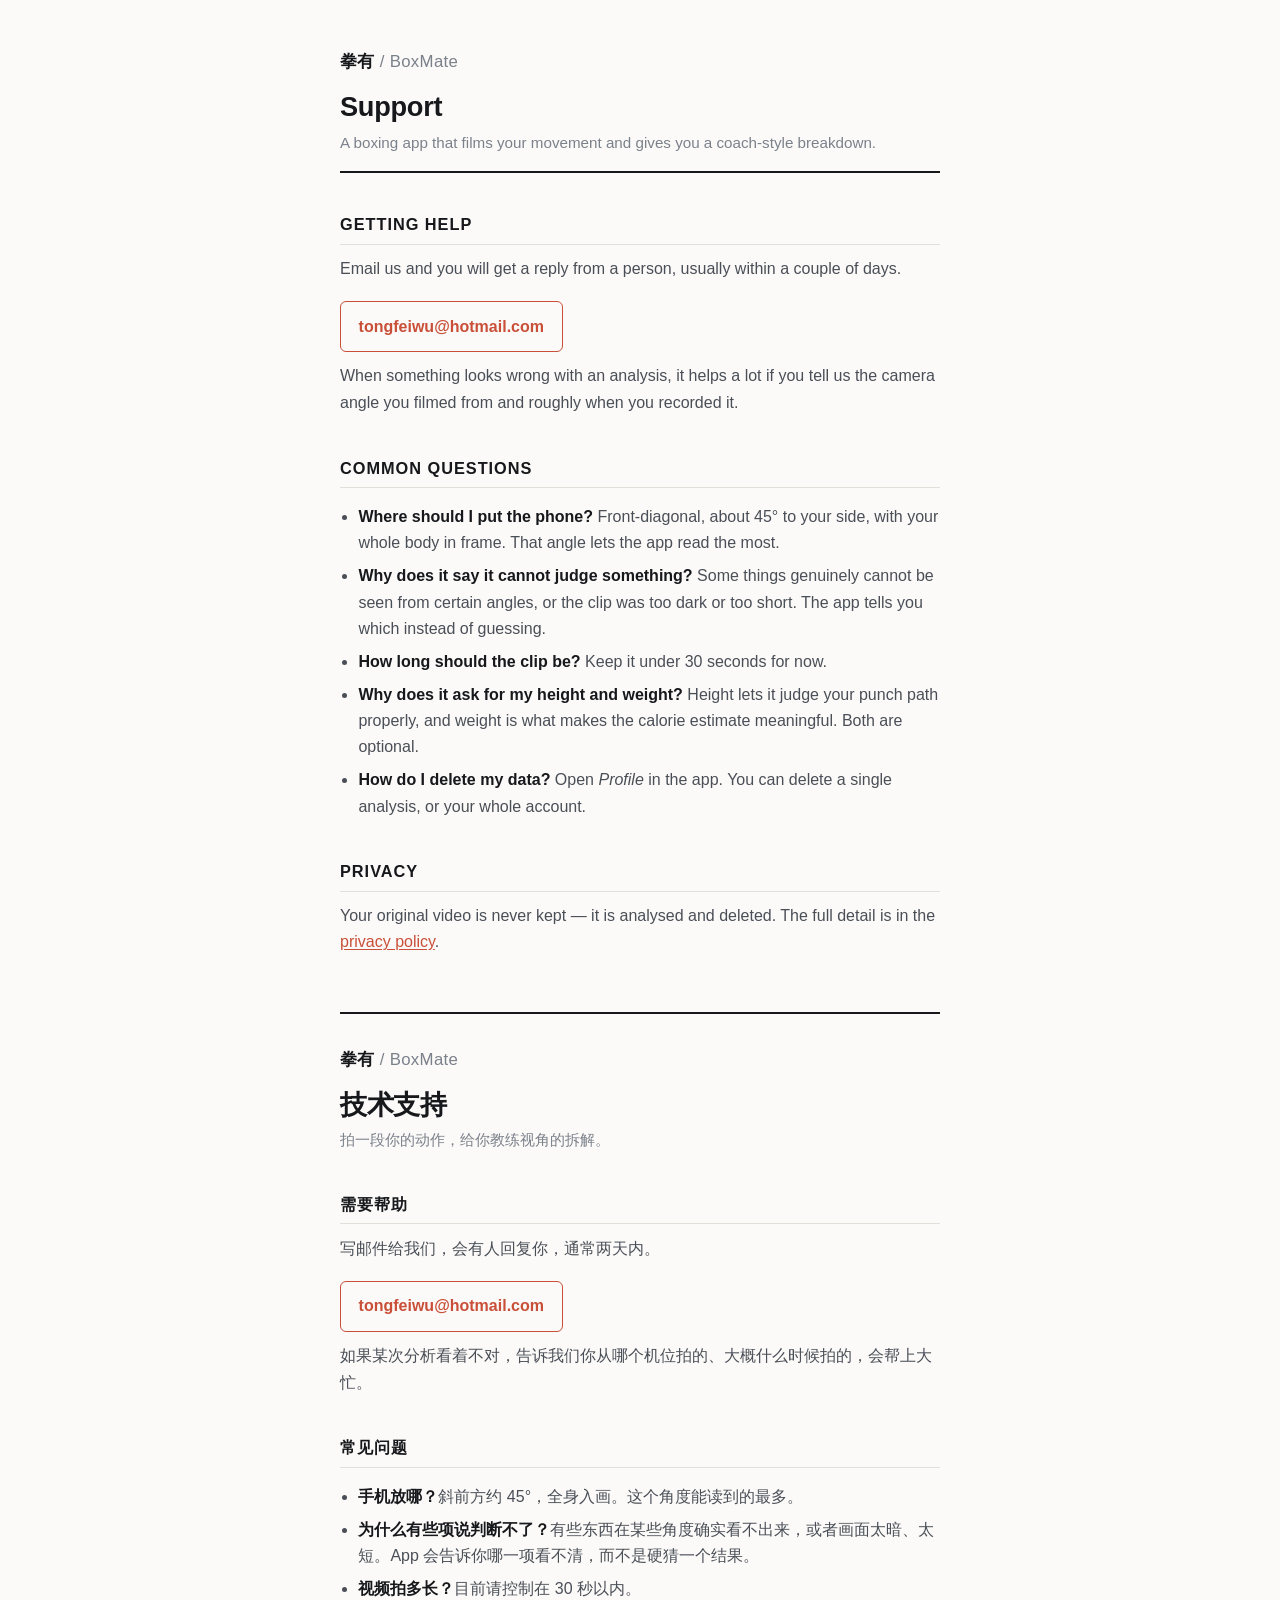
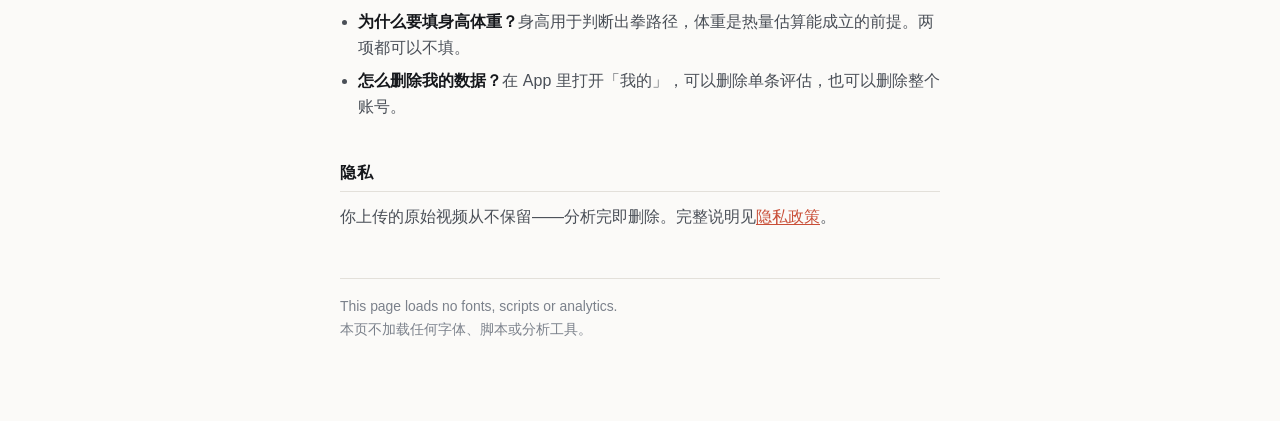
<file: support/index.html>
<!DOCTYPE html>
<html lang="en">
<head>
<meta charset="utf-8">
<meta name="viewport" content="width=device-width, initial-scale=1">
<title>拳有 / BoxMate — Support</title>
<meta name="description" content="Support for 拳有 / BoxMate: how to get help, common questions, and how to delete your data. 拳有技术支持：如何获得帮助、常见问题、如何删除数据。">
<link rel="canonical" href="https://getboxmate.com/support/">
<meta property="og:type" content="website">
<meta property="og:site_name" content="BoxMate">
<meta property="og:title" content="拳有 / BoxMate — Support">
<meta property="og:description" content="Support for 拳有 / BoxMate: how to get help, common questions, and how to delete your data. 拳有技术支持：如何获得帮助、常见问题、如何删除数据。">
<meta property="og:url" content="https://getboxmate.com/support/">
<meta property="og:image" content="https://getboxmate.com/assets/img/og.jpg">
<meta property="og:image:width" content="1200">
<meta property="og:image:height" content="630">
<meta name="twitter:card" content="summary_large_image">
<link rel="icon" href="/favicon.ico" sizes="any">
<link rel="icon" type="image/png" sizes="32x32" href="/favicon-32.png">
<link rel="apple-touch-icon" href="/apple-touch-icon.png">
<style>
  :root{
    --ink:#16181c; --ink-2:#4a4f57; --ink-3:#7b818b;
    --paper:#fbfaf8; --rule:#e3e0da; --accent:#c94f38;
  }
  *{box-sizing:border-box}
  html{-webkit-text-size-adjust:100%}
  body{
    margin:0; background:var(--paper); color:var(--ink);
    font:16px/1.65 -apple-system,BlinkMacSystemFont,"Segoe UI","PingFang SC","Hiragino Sans GB","Microsoft YaHei",sans-serif;
  }
  .wrap{max-width:40rem; margin:0 auto; padding:3rem 1.25rem 5rem}
  header{border-bottom:2px solid var(--ink); padding-bottom:1rem; margin-bottom:2rem}
  .brand{font-size:1.05rem; font-weight:700; letter-spacing:.02em}
  .brand span{color:var(--ink-3); font-weight:500}
  h1{font-size:1.7rem; line-height:1.25; margin:.9rem 0 .35rem; letter-spacing:-.01em}
  .tagline{color:var(--ink-3); font-size:.95rem; margin:0}
  h2{
    font-size:1.02rem; letter-spacing:.06em; text-transform:uppercase;
    margin:2.4rem 0 .7rem; padding-bottom:.35rem; border-bottom:1px solid var(--rule);
  }
  p,li{color:var(--ink-2)}
  p{margin:.7rem 0}
  ul{padding-left:1.15rem}
  li{margin:.4rem 0}
  strong{color:var(--ink); font-weight:600}
  a{color:var(--accent); text-decoration:underline; text-underline-offset:2px}
  .mail{
    display:inline-block; margin:.5rem 0 0; padding:.7rem 1.1rem;
    border:1px solid var(--accent); border-radius:6px; text-decoration:none; font-weight:600;
  }
  .cn{margin-top:3.5rem; padding-top:2rem; border-top:2px solid var(--ink)}
  footer{margin-top:3rem; padding-top:1rem; border-top:1px solid var(--rule); color:var(--ink-3); font-size:.87rem}
  @media (prefers-color-scheme: dark){
    :root{--ink:#f2f3f5; --ink-2:#c2c6cc; --ink-3:#8b9098; --paper:#141519; --rule:#2c2e34; --accent:#e8734a}
  }
</style>
</head>
<body>
<div class="wrap">

<header>
  <div class="brand">拳有 <span>/ BoxMate</span></div>
  <h1>Support</h1>
  <p class="tagline">A boxing app that films your movement and gives you a coach-style breakdown.</p>
</header>

<h2>Getting help</h2>
<p>Email us and you will get a reply from a person, usually within a couple of days.</p>
<p><a class="mail" href="mailto:tongfeiwu@hotmail.com">tongfeiwu@hotmail.com</a></p>
<p>When something looks wrong with an analysis, it helps a lot if you tell us the camera angle you filmed from and roughly when you recorded it.</p>

<h2>Common questions</h2>
<ul>
  <li><strong>Where should I put the phone?</strong> Front-diagonal, about 45° to your side, with your whole body in frame. That angle lets the app read the most.</li>
  <li><strong>Why does it say it cannot judge something?</strong> Some things genuinely cannot be seen from certain angles, or the clip was too dark or too short. The app tells you which instead of guessing.</li>
  <li><strong>How long should the clip be?</strong> Keep it under 30 seconds for now.</li>
  <li><strong>Why does it ask for my height and weight?</strong> Height lets it judge your punch path properly, and weight is what makes the calorie estimate meaningful. Both are optional.</li>
  <li><strong>How do I delete my data?</strong> Open <em>Profile</em> in the app. You can delete a single analysis, or your whole account.</li>
</ul>

<h2>Privacy</h2>
<p>Your original video is never kept — it is analysed and deleted. The full detail is in the <a href="/privacy/">privacy policy</a>.</p>

<div class="cn" id="zh">
  <div class="brand">拳有 <span>/ BoxMate</span></div>
  <h1>技术支持</h1>
  <p class="tagline">拍一段你的动作，给你教练视角的拆解。</p>

  <h2>需要帮助</h2>
  <p>写邮件给我们，会有人回复你，通常两天内。</p>
  <p><a class="mail" href="mailto:tongfeiwu@hotmail.com">tongfeiwu@hotmail.com</a></p>
  <p>如果某次分析看着不对，告诉我们你从哪个机位拍的、大概什么时候拍的，会帮上大忙。</p>

  <h2>常见问题</h2>
  <ul>
    <li><strong>手机放哪？</strong>斜前方约 45°，全身入画。这个角度能读到的最多。</li>
    <li><strong>为什么有些项说判断不了？</strong>有些东西在某些角度确实看不出来，或者画面太暗、太短。App 会告诉你哪一项看不清，而不是硬猜一个结果。</li>
    <li><strong>视频拍多长？</strong>目前请控制在 30 秒以内。</li>
    <li><strong>为什么要填身高体重？</strong>身高用于判断出拳路径，体重是热量估算能成立的前提。两项都可以不填。</li>
    <li><strong>怎么删除我的数据？</strong>在 App 里打开「我的」，可以删除单条评估，也可以删除整个账号。</li>
  </ul>

  <h2>隐私</h2>
  <p>你上传的原始视频从不保留——分析完即删除。完整说明见<a href="/privacy/">隐私政策</a>。</p>
</div>

<footer>
  This page loads no fonts, scripts or analytics.<br>
  本页不加载任何字体、脚本或分析工具。
</footer>

</div>
</body>
</html>
</file>
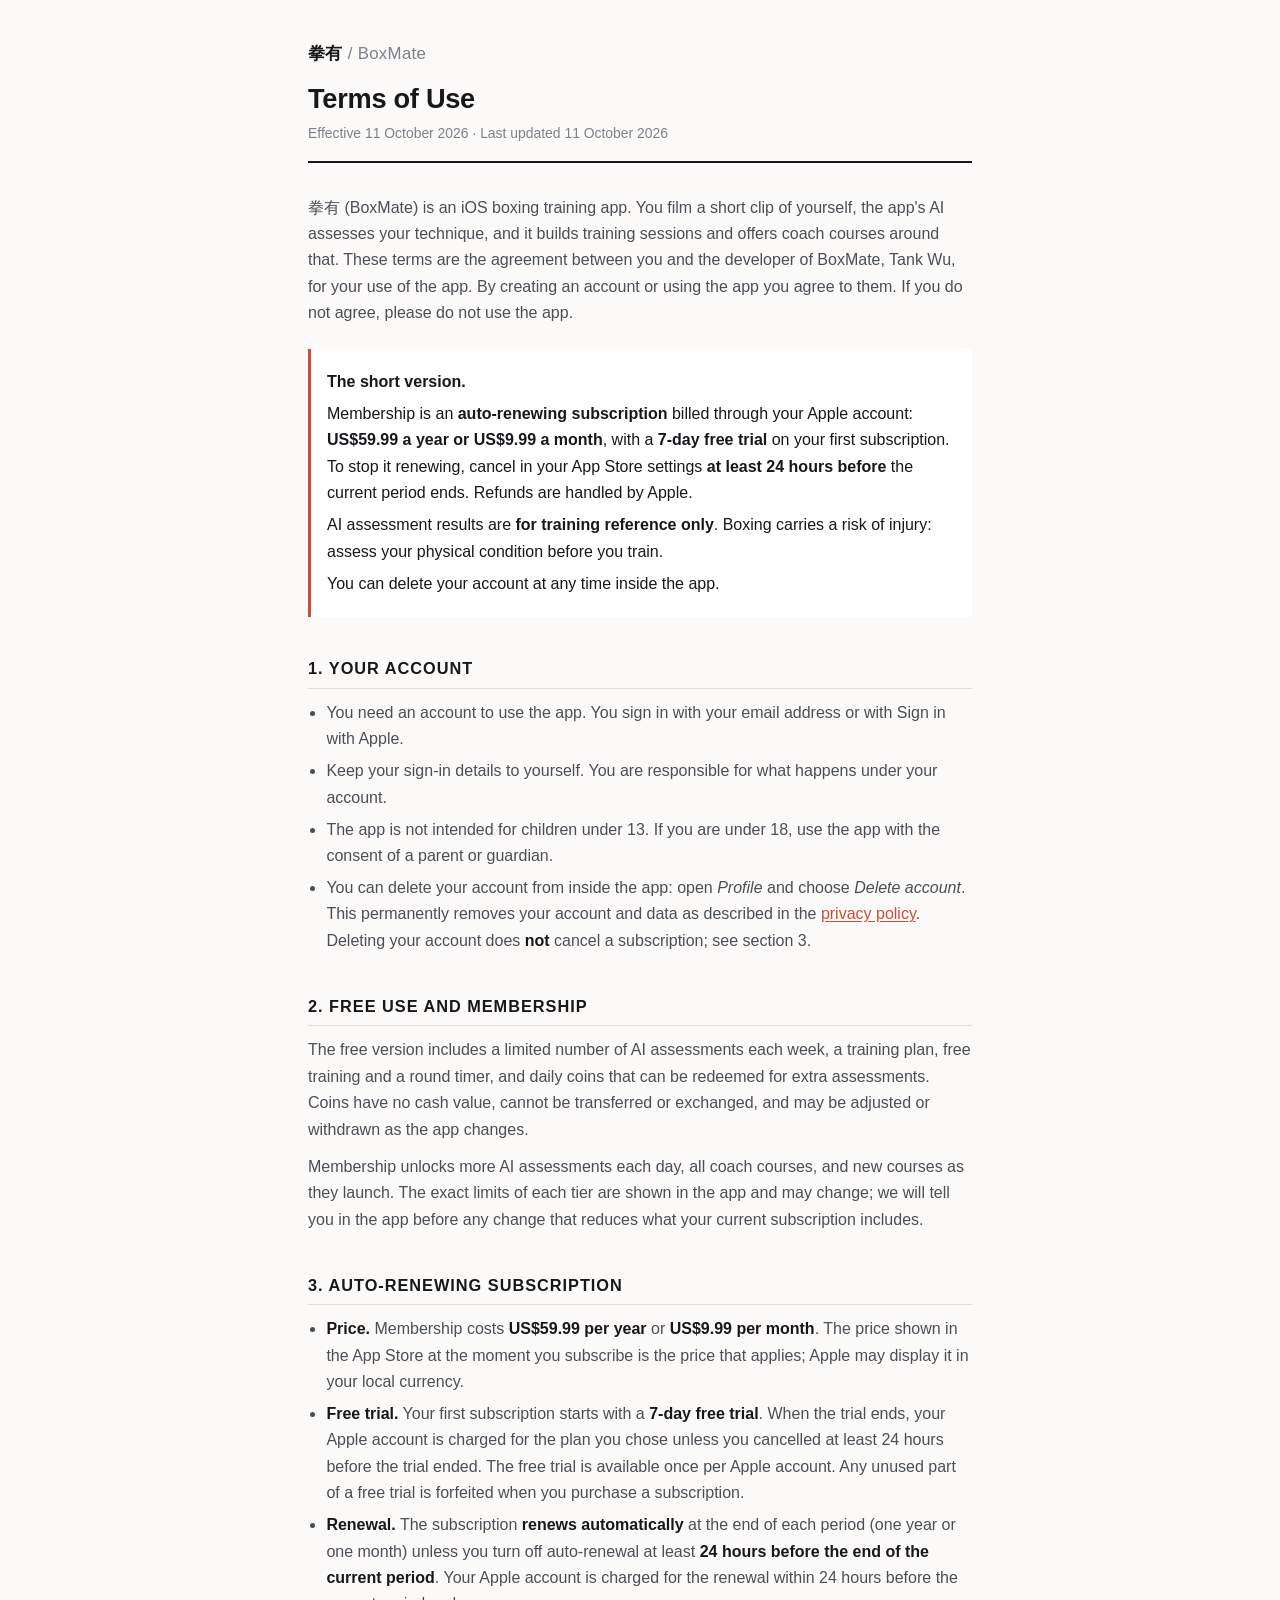
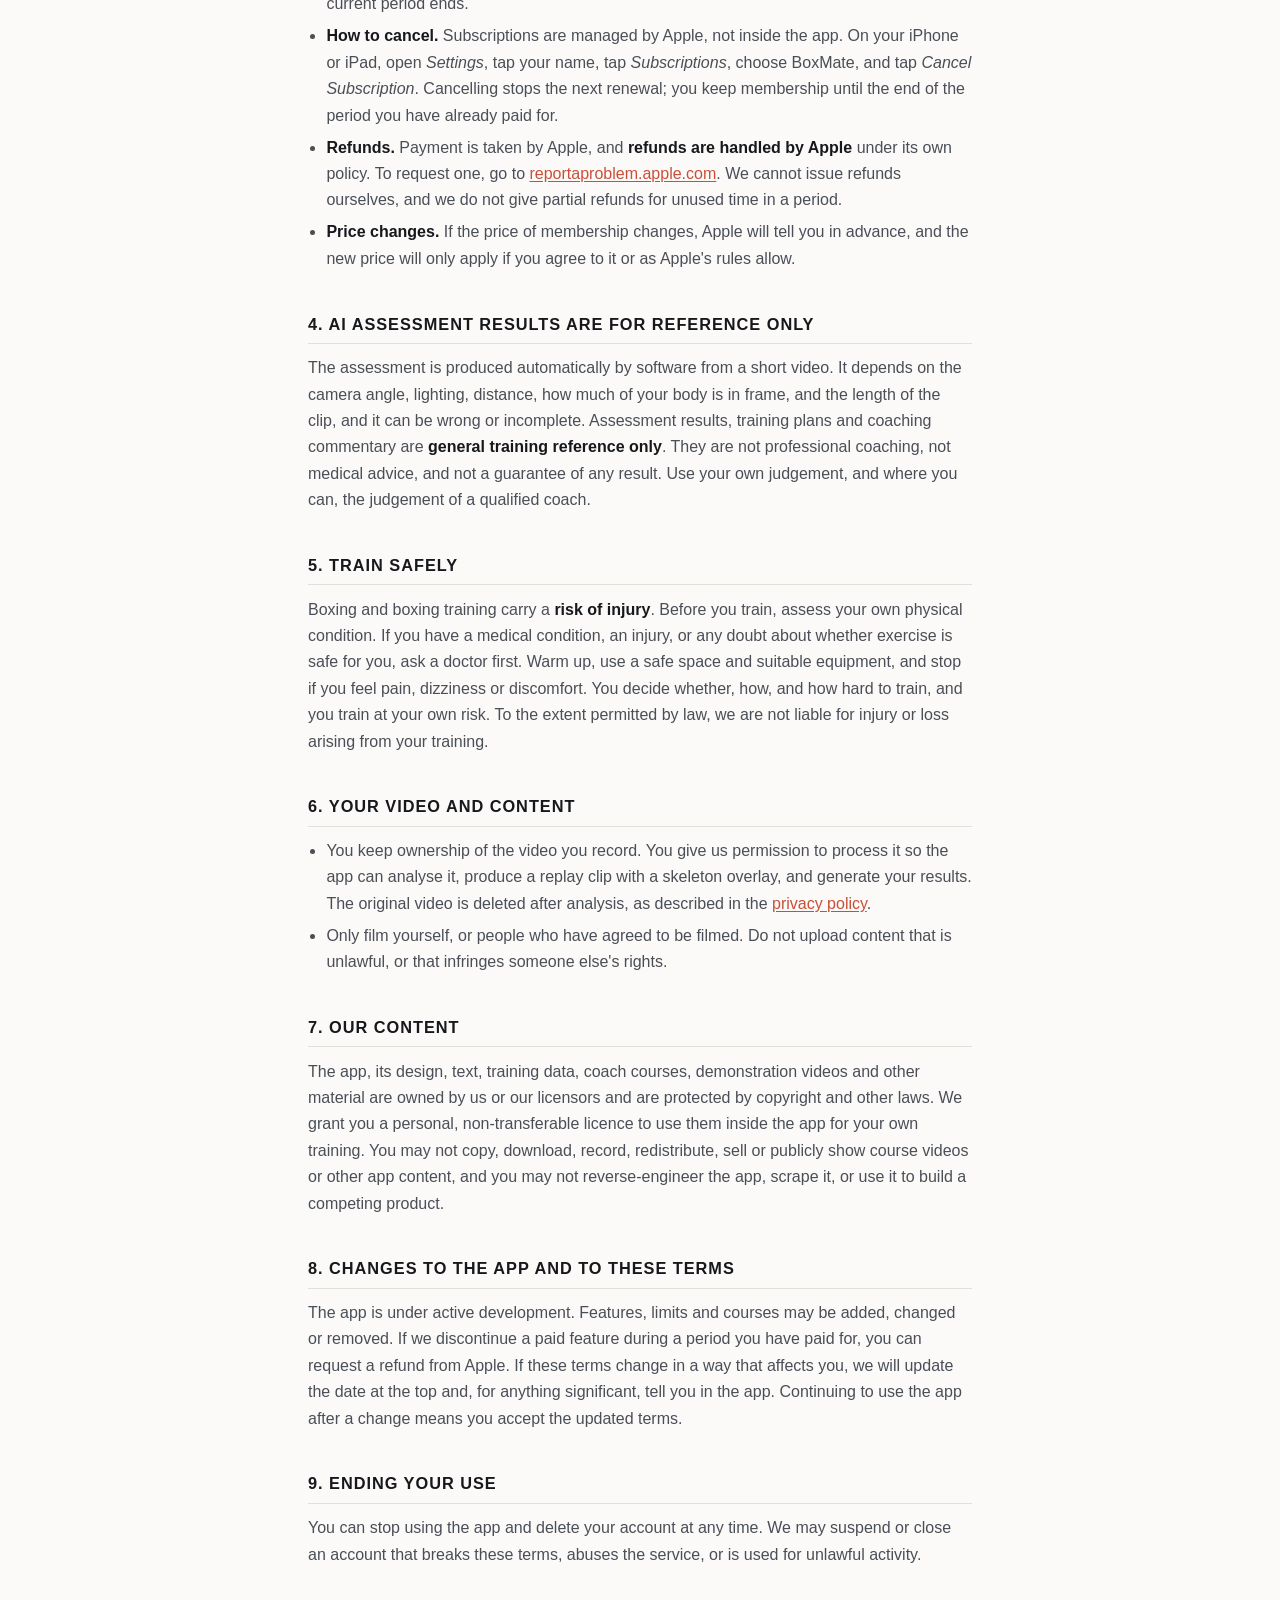
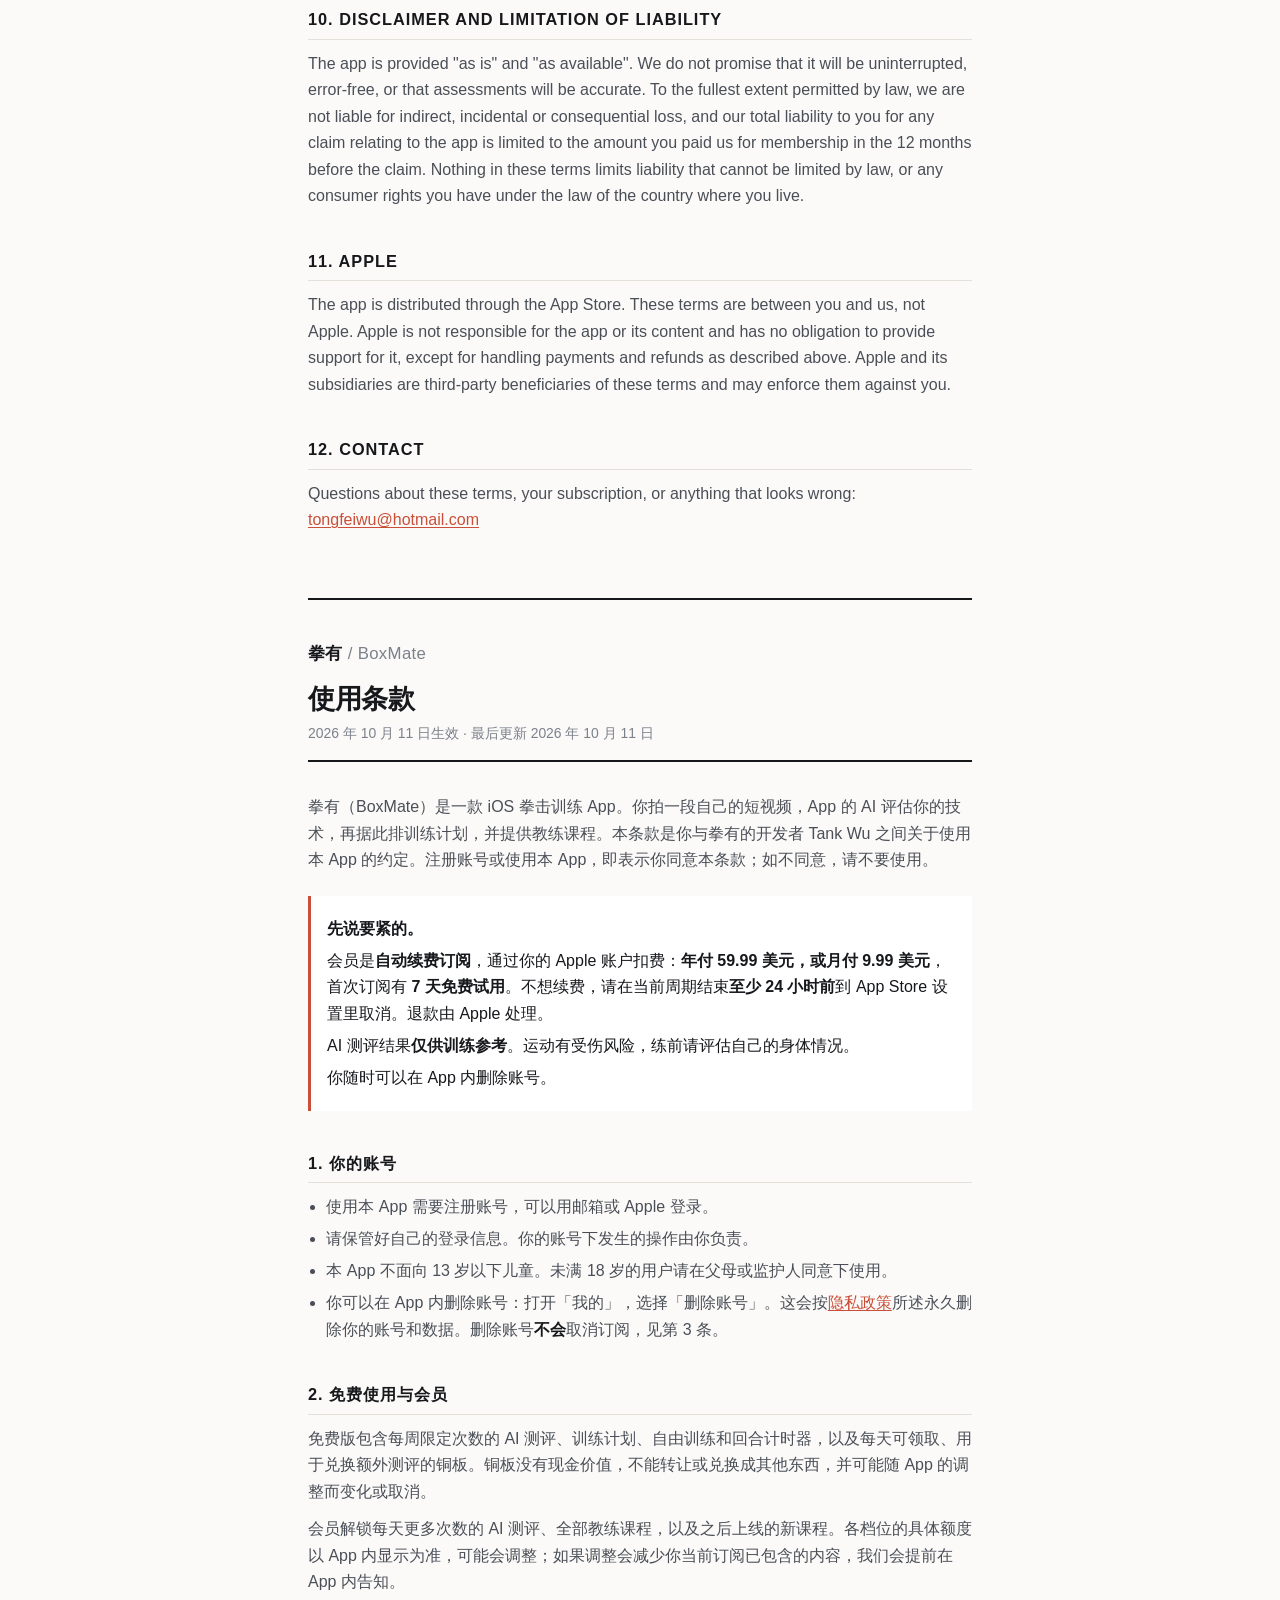
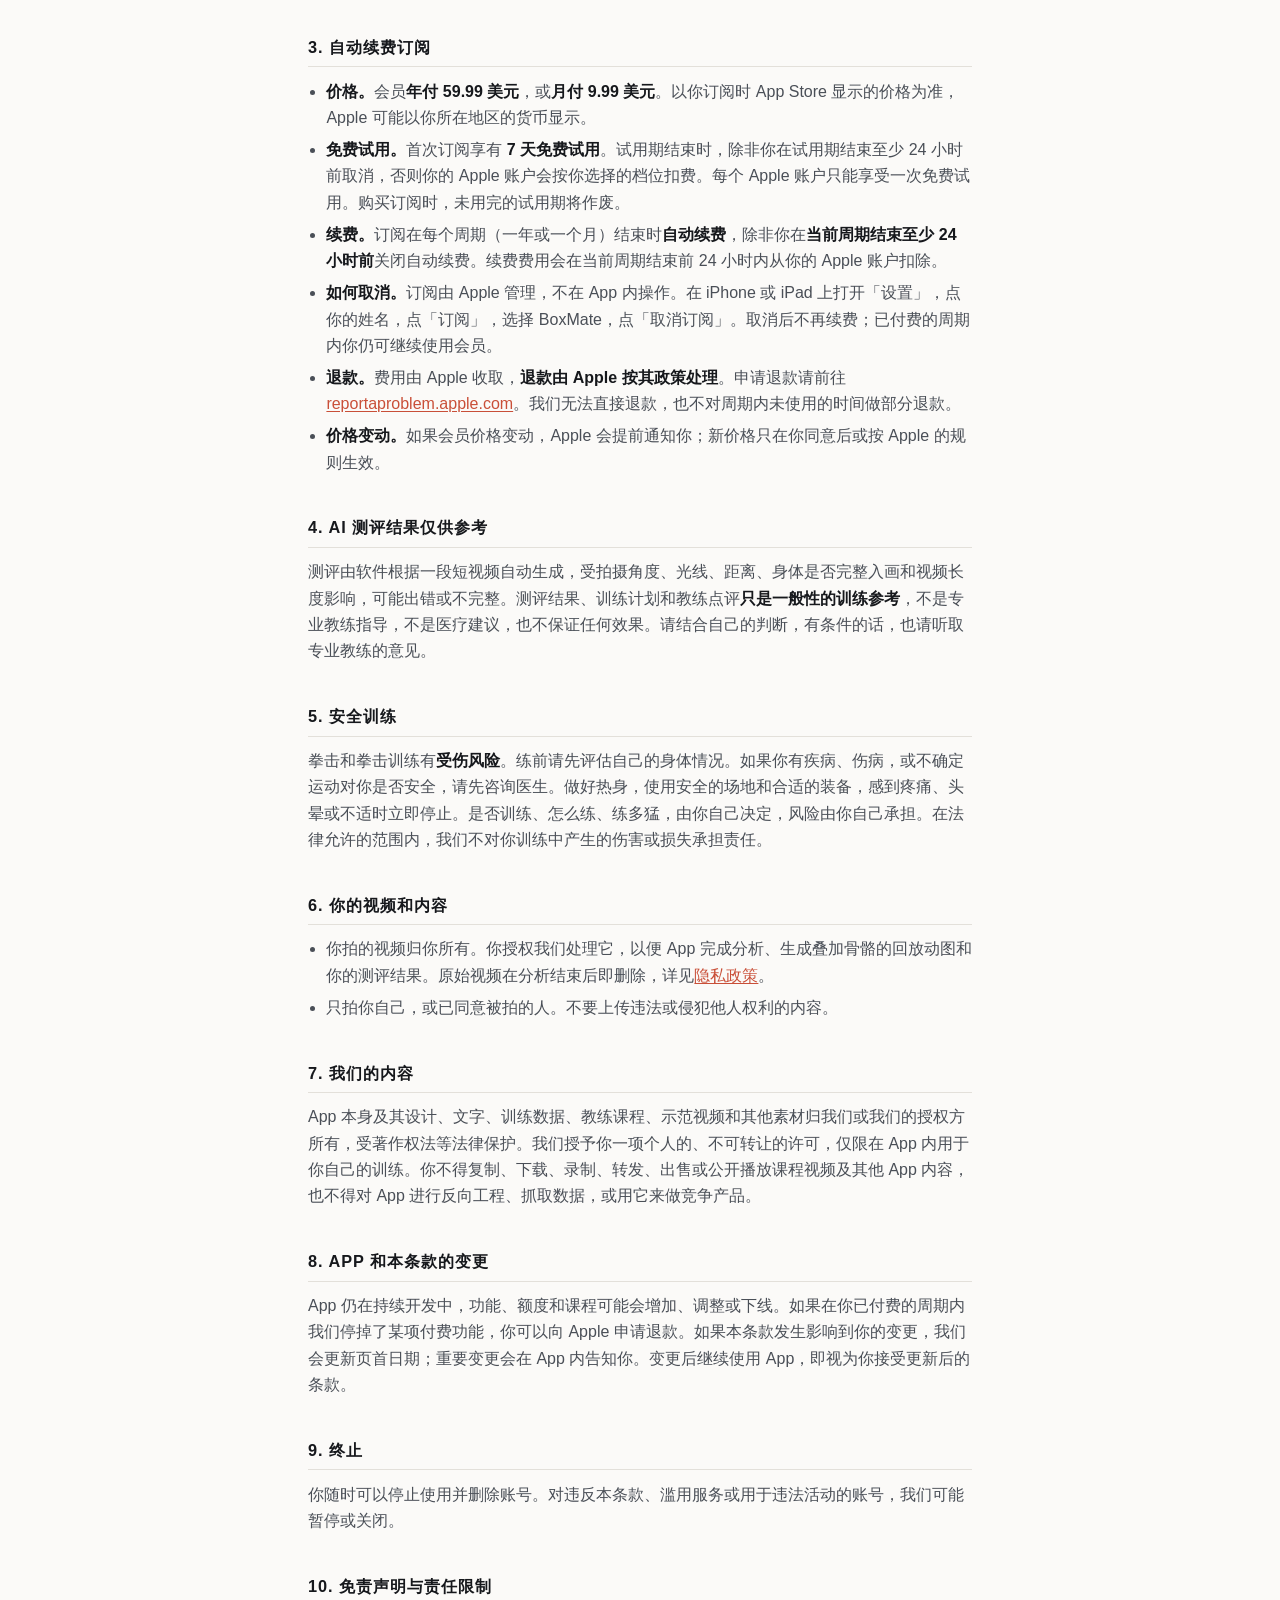
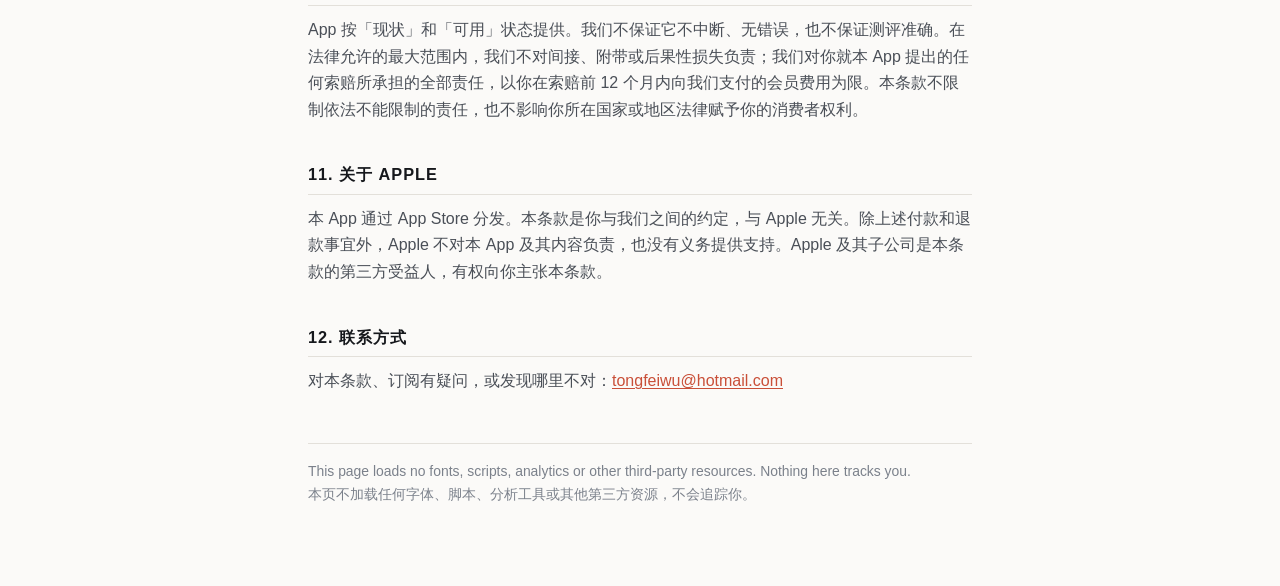
<file: terms/index.html>
<!DOCTYPE html>
<html lang="en">
<head>
<meta charset="utf-8">
<meta name="viewport" content="width=device-width, initial-scale=1">
<title>Terms of Use — 拳有 / BoxMate</title>
<meta name="description" content="Terms of use for 拳有 / BoxMate: membership and auto-renewing subscription, free trial, cancellation and refunds, AI assessment limits, training safety, and account deletion. 拳有使用条款。">
<link rel="canonical" href="https://getboxmate.com/terms/">
<meta property="og:type" content="website">
<meta property="og:site_name" content="BoxMate">
<meta property="og:title" content="Terms of Use — 拳有 / BoxMate">
<meta property="og:description" content="Terms of use for 拳有 / BoxMate: membership and auto-renewing subscription, free trial, cancellation and refunds, AI assessment limits, training safety, and account deletion.">
<meta property="og:url" content="https://getboxmate.com/terms/">
<meta property="og:image" content="https://getboxmate.com/assets/img/og.jpg">
<meta property="og:image:width" content="1200">
<meta property="og:image:height" content="630">
<meta name="twitter:card" content="summary_large_image">
<link rel="icon" href="/favicon.ico" sizes="any">
<link rel="icon" type="image/png" sizes="32x32" href="/favicon-32.png">
<link rel="apple-touch-icon" href="/apple-touch-icon.png">
<style>
  :root{
    --ink:#16181c; --ink-2:#4a4f57; --ink-3:#7b818b;
    --paper:#fbfaf8; --rule:#e3e0da; --accent:#c94f38;
  }
  *{box-sizing:border-box}
  html{-webkit-text-size-adjust:100%}
  body{
    margin:0; background:var(--paper); color:var(--ink);
    font:16px/1.65 -apple-system,BlinkMacSystemFont,"Segoe UI","PingFang SC","Hiragino Sans GB","Microsoft YaHei",sans-serif;
  }
  .wrap{max-width:44rem; margin:0 auto; padding:2.5rem 1.25rem 5rem}
  header{border-bottom:2px solid var(--ink); padding-bottom:1rem; margin-bottom:2rem}
  .brand{font-size:1.05rem; font-weight:700; letter-spacing:.02em}
  .brand span{color:var(--ink-3); font-weight:500}
  h1{font-size:1.7rem; line-height:1.25; margin:.9rem 0 .35rem; letter-spacing:-.01em}
  .meta{color:var(--ink-3); font-size:.87rem; margin:0}
  h2{
    font-size:1.02rem; letter-spacing:.06em; text-transform:uppercase;
    margin:2.4rem 0 .7rem; padding-bottom:.35rem; border-bottom:1px solid var(--rule);
  }
  h3{font-size:1rem; margin:1.5rem 0 .4rem}
  p,li{color:var(--ink-2)}
  p{margin:.7rem 0}
  ul{padding-left:1.15rem; margin:.7rem 0}
  li{margin:.35rem 0}
  strong{color:var(--ink); font-weight:600}
  a{color:var(--accent); text-decoration:underline; text-underline-offset:2px}
  .key{
    border-left:3px solid var(--accent); background:#fff;
    padding:.9rem 1rem; margin:1.4rem 0;
  }
  .key p{margin:.35rem 0; color:var(--ink)}
  table{width:100%; border-collapse:collapse; margin:.9rem 0; font-size:.94rem}
  th,td{text-align:left; padding:.55rem .5rem; border-bottom:1px solid var(--rule); vertical-align:top}
  th{color:var(--ink); font-weight:600; white-space:nowrap}
  .lang-sep{margin:4rem 0 0; border:0; border-top:2px solid var(--ink)}
  footer{margin-top:3rem; padding-top:1rem; border-top:1px solid var(--rule); color:var(--ink-3); font-size:.87rem}
  @media (prefers-color-scheme: dark){
    :root{--ink:#f2f3f5; --ink-2:#c2c6cc; --ink-3:#8b9098; --paper:#141519; --rule:#2c2e34; --accent:#e8734a}
    .key{background:#1b1c21}
  }
</style>
</head>
<body>
<div class="wrap">

<header>
  <div class="brand">拳有 <span>/ BoxMate</span></div>
  <h1>Terms of Use</h1>
  <p class="meta">Effective 11 October 2026 · Last updated 11 October 2026</p>
</header>

<p>拳有 (BoxMate) is an iOS boxing training app. You film a short clip of yourself, the app's AI assesses your technique, and it builds training sessions and offers coach courses around that. These terms are the agreement between you and the developer of BoxMate, Tank Wu, for your use of the app. By creating an account or using the app you agree to them. If you do not agree, please do not use the app.</p>

<div class="key">
  <p><strong>The short version.</strong></p>
  <p>Membership is an <strong>auto-renewing subscription</strong> billed through your Apple account: <strong>US$59.99 a year or US$9.99 a month</strong>, with a <strong>7-day free trial</strong> on your first subscription. To stop it renewing, cancel in your App Store settings <strong>at least 24 hours before</strong> the current period ends. Refunds are handled by Apple.</p>
  <p>AI assessment results are <strong>for training reference only</strong>. Boxing carries a risk of injury: assess your physical condition before you train.</p>
  <p>You can delete your account at any time inside the app.</p>
</div>

<h2>1. Your account</h2>
<ul>
  <li>You need an account to use the app. You sign in with your email address or with Sign in with Apple.</li>
  <li>Keep your sign-in details to yourself. You are responsible for what happens under your account.</li>
  <li>The app is not intended for children under 13. If you are under 18, use the app with the consent of a parent or guardian.</li>
  <li>You can delete your account from inside the app: open <em>Profile</em> and choose <em>Delete account</em>. This permanently removes your account and data as described in the <a href="/privacy/">privacy policy</a>. Deleting your account does <strong>not</strong> cancel a subscription; see section 3.</li>
</ul>

<h2>2. Free use and membership</h2>
<p>The free version includes a limited number of AI assessments each week, a training plan, free training and a round timer, and daily coins that can be redeemed for extra assessments. Coins have no cash value, cannot be transferred or exchanged, and may be adjusted or withdrawn as the app changes.</p>
<p>Membership unlocks more AI assessments each day, all coach courses, and new courses as they launch. The exact limits of each tier are shown in the app and may change; we will tell you in the app before any change that reduces what your current subscription includes.</p>

<h2>3. Auto-renewing subscription</h2>
<ul>
  <li><strong>Price.</strong> Membership costs <strong>US$59.99 per year</strong> or <strong>US$9.99 per month</strong>. The price shown in the App Store at the moment you subscribe is the price that applies; Apple may display it in your local currency.</li>
  <li><strong>Free trial.</strong> Your first subscription starts with a <strong>7-day free trial</strong>. When the trial ends, your Apple account is charged for the plan you chose unless you cancelled at least 24 hours before the trial ended. The free trial is available once per Apple account. Any unused part of a free trial is forfeited when you purchase a subscription.</li>
  <li><strong>Renewal.</strong> The subscription <strong>renews automatically</strong> at the end of each period (one year or one month) unless you turn off auto-renewal at least <strong>24 hours before the end of the current period</strong>. Your Apple account is charged for the renewal within 24 hours before the current period ends.</li>
  <li><strong>How to cancel.</strong> Subscriptions are managed by Apple, not inside the app. On your iPhone or iPad, open <em>Settings</em>, tap your name, tap <em>Subscriptions</em>, choose BoxMate, and tap <em>Cancel Subscription</em>. Cancelling stops the next renewal; you keep membership until the end of the period you have already paid for.</li>
  <li><strong>Refunds.</strong> Payment is taken by Apple, and <strong>refunds are handled by Apple</strong> under its own policy. To request one, go to <a href="https://reportaproblem.apple.com">reportaproblem.apple.com</a>. We cannot issue refunds ourselves, and we do not give partial refunds for unused time in a period.</li>
  <li><strong>Price changes.</strong> If the price of membership changes, Apple will tell you in advance, and the new price will only apply if you agree to it or as Apple's rules allow.</li>
</ul>

<h2>4. AI assessment results are for reference only</h2>
<p>The assessment is produced automatically by software from a short video. It depends on the camera angle, lighting, distance, how much of your body is in frame, and the length of the clip, and it can be wrong or incomplete. Assessment results, training plans and coaching commentary are <strong>general training reference only</strong>. They are not professional coaching, not medical advice, and not a guarantee of any result. Use your own judgement, and where you can, the judgement of a qualified coach.</p>

<h2>5. Train safely</h2>
<p>Boxing and boxing training carry a <strong>risk of injury</strong>. Before you train, assess your own physical condition. If you have a medical condition, an injury, or any doubt about whether exercise is safe for you, ask a doctor first. Warm up, use a safe space and suitable equipment, and stop if you feel pain, dizziness or discomfort. You decide whether, how, and how hard to train, and you train at your own risk. To the extent permitted by law, we are not liable for injury or loss arising from your training.</p>

<h2>6. Your video and content</h2>
<ul>
  <li>You keep ownership of the video you record. You give us permission to process it so the app can analyse it, produce a replay clip with a skeleton overlay, and generate your results. The original video is deleted after analysis, as described in the <a href="/privacy/">privacy policy</a>.</li>
  <li>Only film yourself, or people who have agreed to be filmed. Do not upload content that is unlawful, or that infringes someone else's rights.</li>
</ul>

<h2>7. Our content</h2>
<p>The app, its design, text, training data, coach courses, demonstration videos and other material are owned by us or our licensors and are protected by copyright and other laws. We grant you a personal, non-transferable licence to use them inside the app for your own training. You may not copy, download, record, redistribute, sell or publicly show course videos or other app content, and you may not reverse-engineer the app, scrape it, or use it to build a competing product.</p>

<h2>8. Changes to the app and to these terms</h2>
<p>The app is under active development. Features, limits and courses may be added, changed or removed. If we discontinue a paid feature during a period you have paid for, you can request a refund from Apple. If these terms change in a way that affects you, we will update the date at the top and, for anything significant, tell you in the app. Continuing to use the app after a change means you accept the updated terms.</p>

<h2>9. Ending your use</h2>
<p>You can stop using the app and delete your account at any time. We may suspend or close an account that breaks these terms, abuses the service, or is used for unlawful activity.</p>

<h2>10. Disclaimer and limitation of liability</h2>
<p>The app is provided "as is" and "as available". We do not promise that it will be uninterrupted, error-free, or that assessments will be accurate. To the fullest extent permitted by law, we are not liable for indirect, incidental or consequential loss, and our total liability to you for any claim relating to the app is limited to the amount you paid us for membership in the 12 months before the claim. Nothing in these terms limits liability that cannot be limited by law, or any consumer rights you have under the law of the country where you live.</p>

<h2>11. Apple</h2>
<p>The app is distributed through the App Store. These terms are between you and us, not Apple. Apple is not responsible for the app or its content and has no obligation to provide support for it, except for handling payments and refunds as described above. Apple and its subsidiaries are third-party beneficiaries of these terms and may enforce them against you.</p>

<h2>12. Contact</h2>
<p>Questions about these terms, your subscription, or anything that looks wrong: <a href="mailto:tongfeiwu@hotmail.com">tongfeiwu@hotmail.com</a></p>

<hr class="lang-sep" id="zh">

<header style="border-bottom:2px solid var(--ink); padding:2.5rem 0 1rem; margin-bottom:2rem">
  <div class="brand">拳有 <span>/ BoxMate</span></div>
  <h1>使用条款</h1>
  <p class="meta">2026 年 10 月 11 日生效 · 最后更新 2026 年 10 月 11 日</p>
</header>

<p>拳有（BoxMate）是一款 iOS 拳击训练 App。你拍一段自己的短视频，App 的 AI 评估你的技术，再据此排训练计划，并提供教练课程。本条款是你与拳有的开发者 Tank Wu 之间关于使用本 App 的约定。注册账号或使用本 App，即表示你同意本条款；如不同意，请不要使用。</p>

<div class="key">
  <p><strong>先说要紧的。</strong></p>
  <p>会员是<strong>自动续费订阅</strong>，通过你的 Apple 账户扣费：<strong>年付 59.99 美元，或月付 9.99 美元</strong>，首次订阅有 <strong>7 天免费试用</strong>。不想续费，请在当前周期结束<strong>至少 24 小时前</strong>到 App Store 设置里取消。退款由 Apple 处理。</p>
  <p>AI 测评结果<strong>仅供训练参考</strong>。运动有受伤风险，练前请评估自己的身体情况。</p>
  <p>你随时可以在 App 内删除账号。</p>
</div>

<h2>1. 你的账号</h2>
<ul>
  <li>使用本 App 需要注册账号，可以用邮箱或 Apple 登录。</li>
  <li>请保管好自己的登录信息。你的账号下发生的操作由你负责。</li>
  <li>本 App 不面向 13 岁以下儿童。未满 18 岁的用户请在父母或监护人同意下使用。</li>
  <li>你可以在 App 内删除账号：打开「我的」，选择「删除账号」。这会按<a href="/privacy/#zh">隐私政策</a>所述永久删除你的账号和数据。删除账号<strong>不会</strong>取消订阅，见第 3 条。</li>
</ul>

<h2>2. 免费使用与会员</h2>
<p>免费版包含每周限定次数的 AI 测评、训练计划、自由训练和回合计时器，以及每天可领取、用于兑换额外测评的铜板。铜板没有现金价值，不能转让或兑换成其他东西，并可能随 App 的调整而变化或取消。</p>
<p>会员解锁每天更多次数的 AI 测评、全部教练课程，以及之后上线的新课程。各档位的具体额度以 App 内显示为准，可能会调整；如果调整会减少你当前订阅已包含的内容，我们会提前在 App 内告知。</p>

<h2>3. 自动续费订阅</h2>
<ul>
  <li><strong>价格。</strong>会员<strong>年付 59.99 美元</strong>，或<strong>月付 9.99 美元</strong>。以你订阅时 App Store 显示的价格为准，Apple 可能以你所在地区的货币显示。</li>
  <li><strong>免费试用。</strong>首次订阅享有 <strong>7 天免费试用</strong>。试用期结束时，除非你在试用期结束至少 24 小时前取消，否则你的 Apple 账户会按你选择的档位扣费。每个 Apple 账户只能享受一次免费试用。购买订阅时，未用完的试用期将作废。</li>
  <li><strong>续费。</strong>订阅在每个周期（一年或一个月）结束时<strong>自动续费</strong>，除非你在<strong>当前周期结束至少 24 小时前</strong>关闭自动续费。续费费用会在当前周期结束前 24 小时内从你的 Apple 账户扣除。</li>
  <li><strong>如何取消。</strong>订阅由 Apple 管理，不在 App 内操作。在 iPhone 或 iPad 上打开「设置」，点你的姓名，点「订阅」，选择 BoxMate，点「取消订阅」。取消后不再续费；已付费的周期内你仍可继续使用会员。</li>
  <li><strong>退款。</strong>费用由 Apple 收取，<strong>退款由 Apple 按其政策处理</strong>。申请退款请前往 <a href="https://reportaproblem.apple.com">reportaproblem.apple.com</a>。我们无法直接退款，也不对周期内未使用的时间做部分退款。</li>
  <li><strong>价格变动。</strong>如果会员价格变动，Apple 会提前通知你；新价格只在你同意后或按 Apple 的规则生效。</li>
</ul>

<h2>4. AI 测评结果仅供参考</h2>
<p>测评由软件根据一段短视频自动生成，受拍摄角度、光线、距离、身体是否完整入画和视频长度影响，可能出错或不完整。测评结果、训练计划和教练点评<strong>只是一般性的训练参考</strong>，不是专业教练指导，不是医疗建议，也不保证任何效果。请结合自己的判断，有条件的话，也请听取专业教练的意见。</p>

<h2>5. 安全训练</h2>
<p>拳击和拳击训练有<strong>受伤风险</strong>。练前请先评估自己的身体情况。如果你有疾病、伤病，或不确定运动对你是否安全，请先咨询医生。做好热身，使用安全的场地和合适的装备，感到疼痛、头晕或不适时立即停止。是否训练、怎么练、练多猛，由你自己决定，风险由你自己承担。在法律允许的范围内，我们不对你训练中产生的伤害或损失承担责任。</p>

<h2>6. 你的视频和内容</h2>
<ul>
  <li>你拍的视频归你所有。你授权我们处理它，以便 App 完成分析、生成叠加骨骼的回放动图和你的测评结果。原始视频在分析结束后即删除，详见<a href="/privacy/#zh">隐私政策</a>。</li>
  <li>只拍你自己，或已同意被拍的人。不要上传违法或侵犯他人权利的内容。</li>
</ul>

<h2>7. 我们的内容</h2>
<p>App 本身及其设计、文字、训练数据、教练课程、示范视频和其他素材归我们或我们的授权方所有，受著作权法等法律保护。我们授予你一项个人的、不可转让的许可，仅限在 App 内用于你自己的训练。你不得复制、下载、录制、转发、出售或公开播放课程视频及其他 App 内容，也不得对 App 进行反向工程、抓取数据，或用它来做竞争产品。</p>

<h2>8. App 和本条款的变更</h2>
<p>App 仍在持续开发中，功能、额度和课程可能会增加、调整或下线。如果在你已付费的周期内我们停掉了某项付费功能，你可以向 Apple 申请退款。如果本条款发生影响到你的变更，我们会更新页首日期；重要变更会在 App 内告知你。变更后继续使用 App，即视为你接受更新后的条款。</p>

<h2>9. 终止</h2>
<p>你随时可以停止使用并删除账号。对违反本条款、滥用服务或用于违法活动的账号，我们可能暂停或关闭。</p>

<h2>10. 免责声明与责任限制</h2>
<p>App 按「现状」和「可用」状态提供。我们不保证它不中断、无错误，也不保证测评准确。在法律允许的最大范围内，我们不对间接、附带或后果性损失负责；我们对你就本 App 提出的任何索赔所承担的全部责任，以你在索赔前 12 个月内向我们支付的会员费用为限。本条款不限制依法不能限制的责任，也不影响你所在国家或地区法律赋予你的消费者权利。</p>

<h2>11. 关于 Apple</h2>
<p>本 App 通过 App Store 分发。本条款是你与我们之间的约定，与 Apple 无关。除上述付款和退款事宜外，Apple 不对本 App 及其内容负责，也没有义务提供支持。Apple 及其子公司是本条款的第三方受益人，有权向你主张本条款。</p>

<h2>12. 联系方式</h2>
<p>对本条款、订阅有疑问，或发现哪里不对：<a href="mailto:tongfeiwu@hotmail.com">tongfeiwu@hotmail.com</a></p>

<footer>
  This page loads no fonts, scripts, analytics or other third-party resources. Nothing here tracks you.<br>
  本页不加载任何字体、脚本、分析工具或其他第三方资源，不会追踪你。
</footer>

</div>
</body>
</html>
</file>
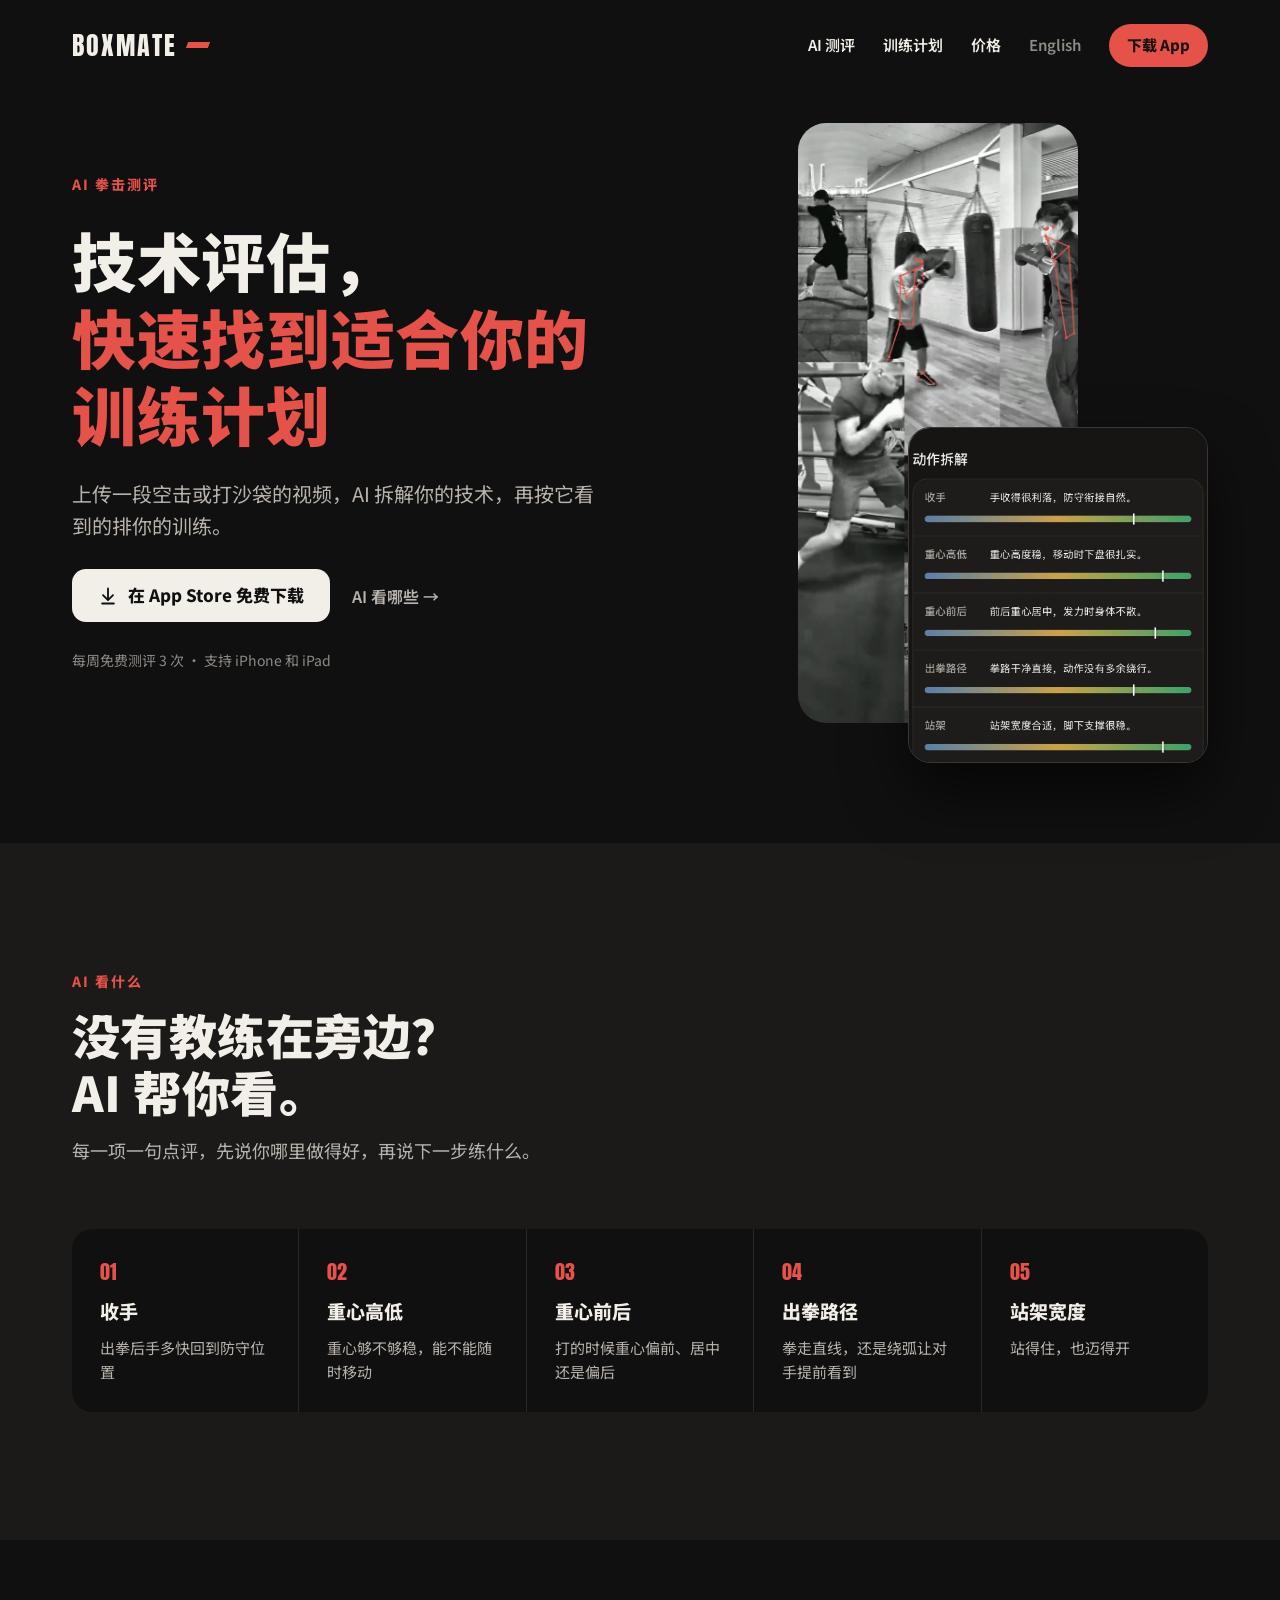
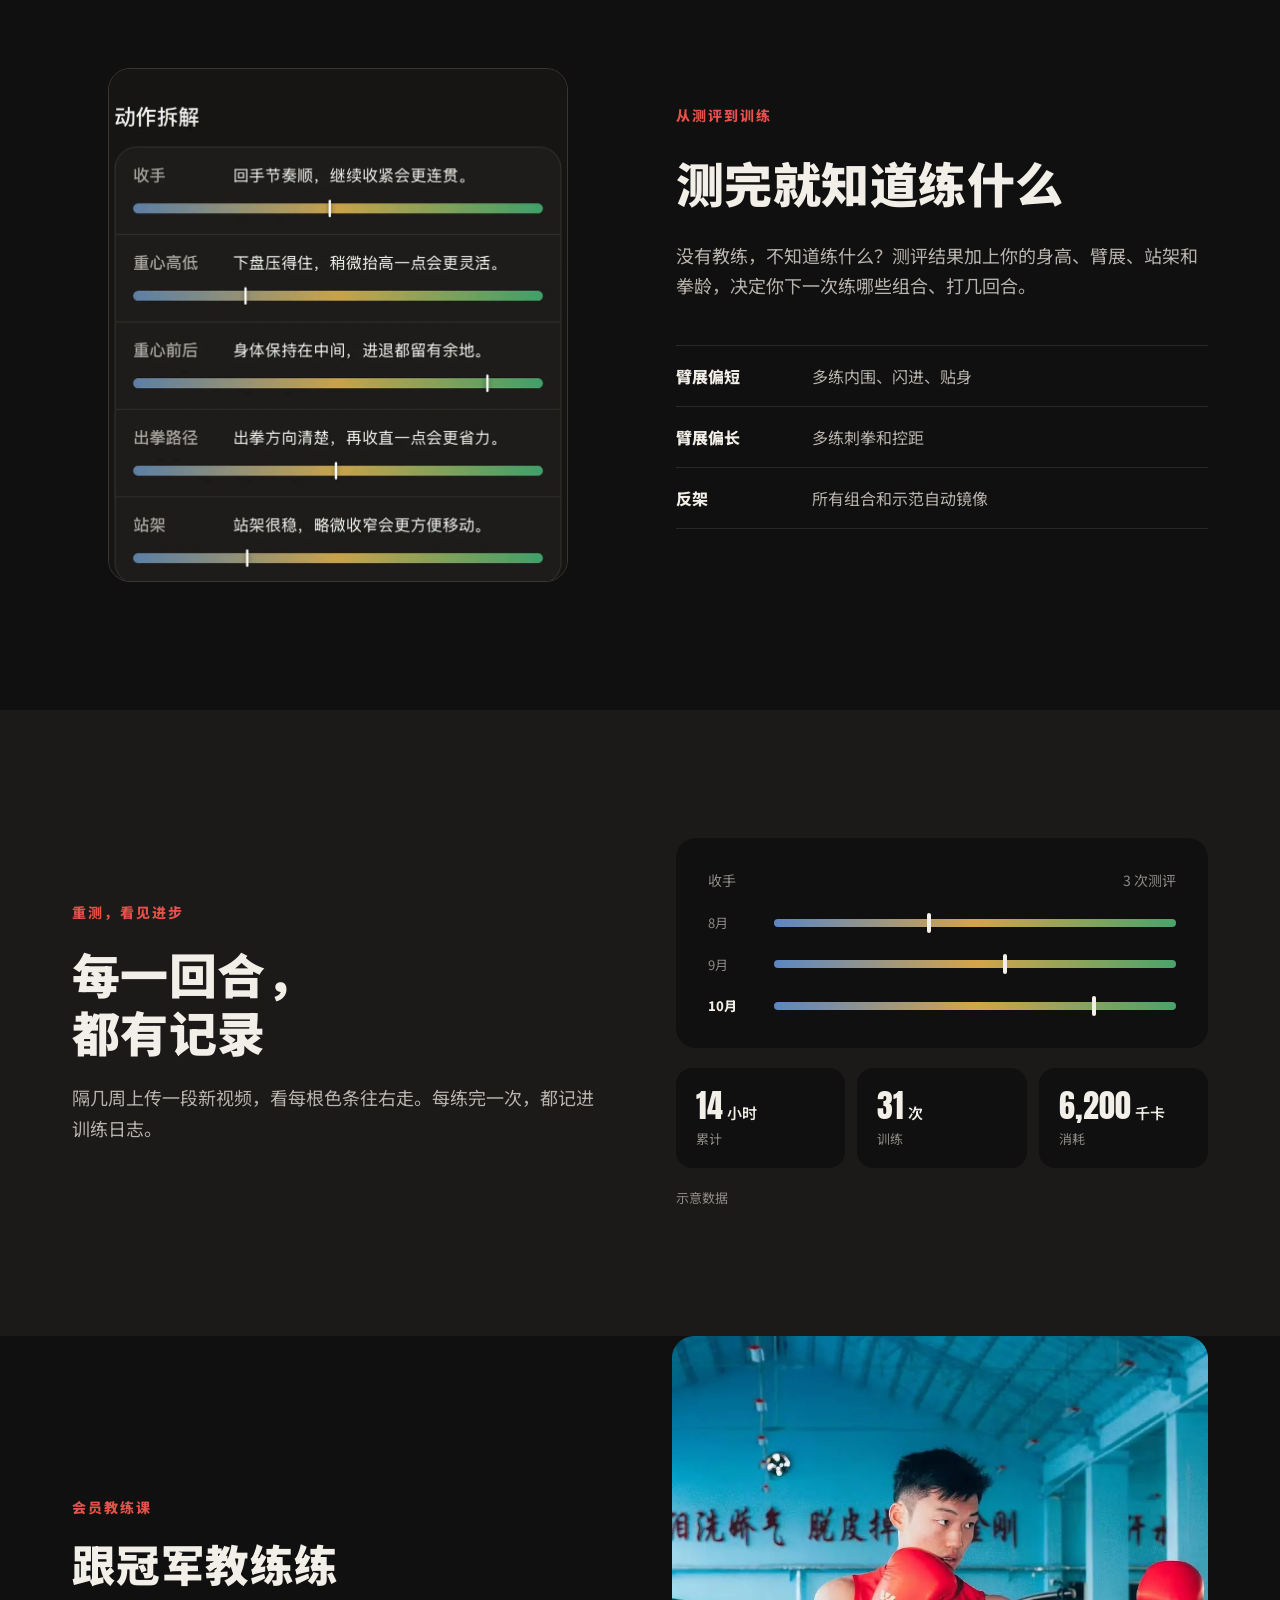
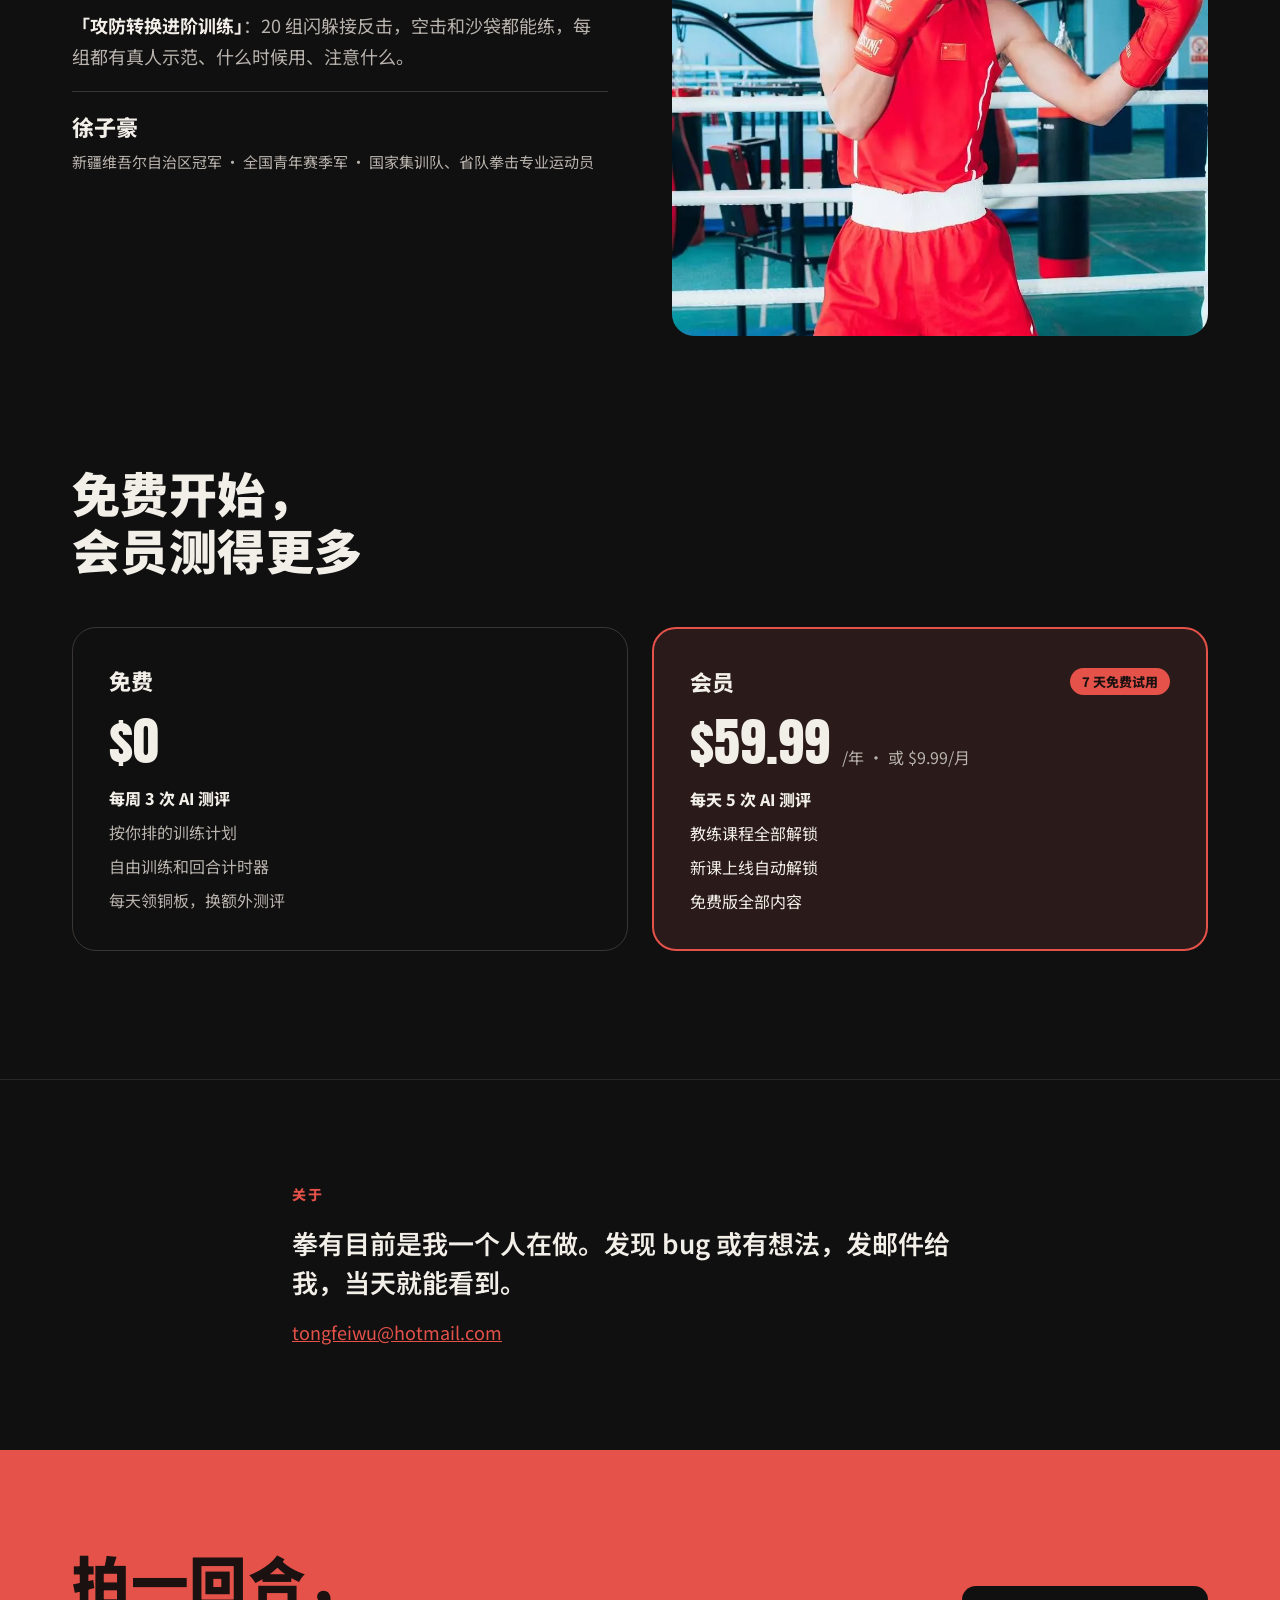
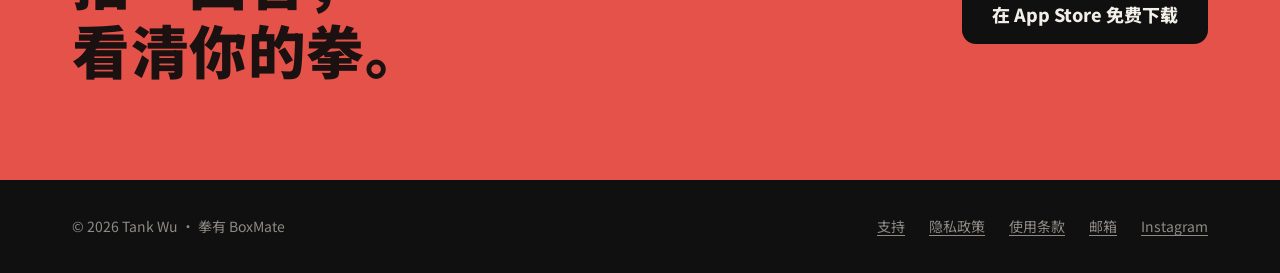
<file: zh/index.html>
<!doctype html>
<html lang="zh-CN">
<head>
<meta charset="utf-8">
<meta name="viewport" content="width=device-width, initial-scale=1">
<title>拳有 BoxMate · AI 拳击测评</title>
<meta name="description" content="上传一段空击或打沙袋的视频，AI 拆解你的技术，再按它看到的排你的训练。每周免费测评 3 次，支持 iPhone 和 iPad。">
<link rel="canonical" href="https://getboxmate.com/zh/">
<link rel="alternate" hreflang="zh" href="https://getboxmate.com/zh/">
<link rel="alternate" hreflang="en" href="https://getboxmate.com/">
<link rel="alternate" hreflang="x-default" href="https://getboxmate.com/">
<meta property="og:type" content="website">
<meta property="og:site_name" content="拳有 BoxMate">
<meta property="og:title" content="拳有 BoxMate · AI 拳击测评">
<meta property="og:description" content="上传一段空击或打沙袋的视频，AI 拆解你的技术，再按它看到的排你的训练。">
<meta property="og:url" content="https://getboxmate.com/zh/">
<meta property="og:image" content="https://getboxmate.com/assets/img/og.jpg">
<meta property="og:image:width" content="1200">
<meta property="og:image:height" content="630">
<meta property="og:locale" content="zh_CN">
<meta property="og:locale:alternate" content="en_US">
<meta name="twitter:card" content="summary_large_image">
<meta name="theme-color" content="#111010">
<link rel="icon" href="/favicon.ico" sizes="any">
<link rel="icon" type="image/png" sizes="32x32" href="/favicon-32.png">
<link rel="apple-touch-icon" href="/apple-touch-icon.png">
<link rel="preconnect" href="https://fonts.googleapis.com">
<link rel="preconnect" href="https://fonts.gstatic.com" crossorigin>
<link href="https://fonts.googleapis.com/css2?family=Anton&family=Noto+Sans+SC:wght@400;500;700;900&display=swap" rel="stylesheet">
<link rel="stylesheet" href="/assets/css/site.css">
</head>
<body>

<header class="wrap site-header">
  <a class="brand" href="/zh/" aria-label="拳有 BoxMate 首页">
    <span class="brand-name">BOXMATE</span>
    <span class="brand-mark" aria-hidden="true"></span>
  </a>
  <nav class="site-nav" aria-label="主导航">
    <a href="#assess">AI 测评</a>
    <a href="#plan">训练计划</a>
    <a href="#pricing">价格</a>
    <a class="lang" href="/" hreflang="en" lang="en">English</a>
    <a class="btn-nav" href="https://apps.apple.com/app/id6789164521">下载 App</a>
  </nav>
</header>

<main>

<section class="wrap hero">
  <div class="hero-copy">
    <div class="eyebrow">AI 拳击测评</div>
    <h1 class="display">技术评估，<br><span class="accent">快速找到适合你的训练计划</span></h1>
    <p class="hero-lede">上传一段空击或打沙袋的视频，AI 拆解你的技术，再按它看到的排你的训练。</p>
    <div class="hero-actions">
      <a class="btn" href="https://apps.apple.com/app/id6789164521">
        <svg width="20" height="20" viewBox="0 0 24 24" fill="none" stroke="currentColor" stroke-width="2.2" stroke-linecap="round" stroke-linejoin="round" aria-hidden="true"><path d="M12 3v12M6 11l6 6 6-6M5 21h14"></path></svg>
        在 App Store 免费下载
      </a>
      <a class="link-more" href="#assess">AI 看哪些 →</a>
    </div>
    <div class="hero-note">每周免费测评 3 次 · 支持 iPhone 和 iPad</div>
  </div>
  <div class="hero-visual">
    <video class="hero-video" autoplay muted loop playsinline poster="/assets/img/hero-poster.webp" aria-label="拳击训练画面，身上叠加了 AI 姿态追踪线条">
      <source src="/assets/video/hero.mp4" type="video/mp4">
    </video>
    <img class="hero-report" src="/assets/img/report-zh-1-crop.webp" width="920" height="1029" alt="拳有测评报告：收手、重心高低、重心前后、出拳路径、站架宽度，每项一句点评和一根色条">
  </div>
</section>

<section id="assess" class="band">
  <div class="wrap section stack-64">
    <div class="section-head">
      <div class="eyebrow">AI 看什么</div>
      <h2 class="display">没有教练在旁边？<br>AI 帮你看。</h2>
      <p class="lede">每一项一句点评，先说你哪里做得好，再说下一步练什么。</p>
    </div>
    <div class="checks">
      <div class="check"><span class="num">01</span><span class="name">收手</span><span class="desc">出拳后手多快回到防守位置</span></div>
      <div class="check"><span class="num">02</span><span class="name">重心高低</span><span class="desc">重心够不够稳，能不能随时移动</span></div>
      <div class="check"><span class="num">03</span><span class="name">重心前后</span><span class="desc">打的时候重心偏前、居中还是偏后</span></div>
      <div class="check"><span class="num">04</span><span class="name">出拳路径</span><span class="desc">拳走直线，还是绕弧让对手提前看到</span></div>
      <div class="check"><span class="num">05</span><span class="name">站架宽度</span><span class="desc">站得住，也迈得开</span></div>
    </div>
  </div>
</section>

<section id="plan" class="wrap section split">
  <img class="shot" src="/assets/img/report-zh-2-crop.webp" width="920" height="1029" loading="lazy" alt="一份测评报告，每项带点评，例如收手顺畅、再收紧一点能让连击更连贯">
  <div class="split-copy">
    <div class="eyebrow">从测评到训练</div>
    <h2 class="display">测完就知道练什么</h2>
    <p class="lede">没有教练，不知道练什么？测评结果加上你的身高、臂展、站架和拳龄，决定你下一次练哪些组合、打几回合。</p>
    <dl class="facts">
      <div class="fact"><dt>臂展偏短</dt><dd>多练内围、闪进、贴身</dd></div>
      <div class="fact"><dt>臂展偏长</dt><dd>多练刺拳和控距</dd></div>
      <div class="fact"><dt>反架</dt><dd>所有组合和示范自动镜像</dd></div>
    </dl>
  </div>
</section>

<section class="band">
  <div class="wrap section split">
    <div class="split-copy split-copy-tight">
      <div class="eyebrow">重测，看见进步</div>
      <h2 class="display">每一回合，<br>都有记录</h2>
      <p class="lede">隔几周上传一段新视频，看每根色条往右走。每练完一次，都记进训练日志。</p>
    </div>
    <div class="progress-stack">
      <div class="progress-card" aria-label="示意进步图表">
        <div class="progress-head"><span>收手</span><span>3 次测评</span></div>
        <div class="progress-row"><span class="label">8月</span><div class="bar"><i style="left:38%"></i></div></div>
        <div class="progress-row"><span class="label">9月</span><div class="bar"><i style="left:57%"></i></div></div>
        <div class="progress-row"><span class="label now">10月</span><div class="bar"><i style="left:79%"></i></div></div>
      </div>
      <div class="stats">
        <div class="stat"><span class="num">14<small>小时</small></span><span class="lbl">累计</span></div>
        <div class="stat"><span class="num">31<small>次</small></span><span class="lbl">训练</span></div>
        <div class="stat"><span class="num">6,200<small>千卡</small></span><span class="lbl">消耗</span></div>
      </div>
      <div class="fine">示意数据</div>
    </div>
  </div>
</section>

<section class="wrap coach">
  <div class="coach-copy">
    <div class="eyebrow">会员教练课</div>
    <h2 class="display">跟冠军教练练</h2>
    <p class="lede"><strong>「攻防转换进阶训练」</strong>：20 组闪躲接反击，空击和沙袋都能练，每组都有真人示范、什么时候用、注意什么。</p>
    <div class="coach-bio">
      <span class="coach-name">徐子豪</span>
      <span class="coach-cred">新疆维吾尔自治区冠军 · 全国青年赛季军 · 国家集训队、省队拳击专业运动员</span>
    </div>
  </div>
  <img class="coach-photo" src="/assets/img/coach-xu.webp" width="960" height="1444" loading="lazy" alt="徐子豪身穿红色比赛服站在拳台上">
</section>

<section id="pricing" class="wrap section pricing">
  <h2 class="display">免费开始，<br>会员测得更多</h2>
  <div class="plans">
    <div class="plan">
      <div class="plan-name">免费</div>
      <div class="price"><span class="num">$0</span></div>
      <ul>
        <li class="key">每周 3 次 AI 测评</li>
        <li>按你排的训练计划</li>
        <li>自由训练和回合计时器</li>
        <li>每天领铜板，换额外测评</li>
      </ul>
    </div>
    <div class="plan plan-member">
      <div class="plan-top">
        <div class="plan-name">会员</div>
        <div class="badge">7 天免费试用</div>
      </div>
      <div class="price"><span class="num">$59.99</span><span class="per">/年 · 或 $9.99/月</span></div>
      <ul>
        <li class="key">每天 5 次 AI 测评</li>
        <li>教练课程全部解锁</li>
        <li>新课上线自动解锁</li>
        <li>免费版全部内容</li>
      </ul>
    </div>
  </div>
</section>

<section class="about-band">
  <div class="about">
    <div class="eyebrow">关于</div>
    <p>拳有目前是我一个人在做。发现 bug 或有想法，发邮件给我，当天就能看到。</p>
    <a href="mailto:tongfeiwu@hotmail.com">tongfeiwu@hotmail.com</a>
  </div>
</section>

<section id="download" class="cta-band">
  <div class="wrap cta">
    <h2 class="display">拍一回合，<br>看清你的拳。</h2>
    <a class="btn btn-dark" href="https://apps.apple.com/app/id6789164521">在 App Store 免费下载</a>
  </div>
</section>

</main>

<footer class="wrap site-footer">
  <div>© 2026 Tank Wu · 拳有 BoxMate</div>
  <div class="footer-links">
    <a href="/support/#zh">支持</a>
    <a href="/privacy/#zh">隐私政策</a>
    <a href="/terms/#zh">使用条款</a>
    <a href="mailto:tongfeiwu@hotmail.com">邮箱</a>
    <a href="https://www.instagram.com/kombrostank/" rel="me">Instagram</a>
  </div>
</footer>

</body>
</html>
</file>
<file: assets/css/site.css>
/* BoxMate — getboxmate.com
   Plain CSS, no framework. Colors, type and layout follow website-design-en.html. */

:root {
  --bg: #111010;
  --bg-2: #1C1A19;
  --line: #2A2826;
  --line-2: #3A3633;
  --text: #F2EFE9;
  --muted: #B8B3AD;
  --dim: #8E8A85;
  --accent: #E5524A;
  --on-accent: #1A1110;
  --member: #2A1A19;
  --display: Anton, "Archivo Black", Impact, sans-serif;
  --body: Archivo, -apple-system, "Helvetica Neue", Helvetica, Arial, sans-serif;
  --wrap: 1200px;
  --gutter: 32px;
}

*, *::before, *::after { box-sizing: border-box; }

html { -webkit-text-size-adjust: 100%; scroll-behavior: smooth; }

body {
  margin: 0;
  background: var(--bg);
  color: var(--text);
  font-family: var(--body);
  font-size: 16px;
  line-height: 1.5;
  overflow-x: hidden;
  -webkit-font-smoothing: antialiased;
}

a { color: var(--text); }
a:hover { color: var(--accent); }

img, video { max-width: 100%; height: auto; }

.wrap {
  max-width: var(--wrap);
  margin: 0 auto;
  padding-left: var(--gutter);
  padding-right: var(--gutter);
}

/* Display type (Anton). Chinese pages use it only for Latin text and numbers. */
.display {
  font-family: var(--display);
  font-weight: 400;
  text-transform: uppercase;
  line-height: 1.05;
  margin: 0;
}
.num { font-family: var(--display); font-weight: 400; }

.eyebrow {
  font-size: 14px;
  font-weight: 800;
  letter-spacing: 3px;
  color: var(--accent);
  text-transform: uppercase;
}

.lede {
  margin: 0;
  font-size: 18px;
  line-height: 1.7;
  color: var(--muted);
}

/* Header ------------------------------------------------------------ */
.site-header {
  padding-top: 24px;
  padding-bottom: 24px;
  display: flex;
  flex-wrap: wrap;
  align-items: center;
  justify-content: space-between;
  gap: 16px;
}
.brand {
  display: flex;
  align-items: center;
  gap: 10px;
  text-decoration: none;
  color: var(--text);
}
.brand:hover { color: var(--text); }
.brand-name {
  font-family: var(--display);
  font-size: 26px;
  letter-spacing: 2px;
  line-height: 1;
}
.brand-mark {
  width: 22px;
  height: 6px;
  background: var(--accent);
  transform: skewX(-20deg);
}
.site-nav {
  display: flex;
  flex-wrap: wrap;
  align-items: center;
  gap: 28px;
  font-size: 15px;
  font-weight: 600;
}
.site-nav a { text-decoration: none; }
.site-nav .lang { color: var(--dim); }
.site-nav .lang:hover { color: var(--accent); }
.site-nav .btn-nav {
  padding: 10px 18px;
  border-radius: 99px;
  background: var(--accent);
  color: var(--on-accent);
  font-weight: 800;
}
.site-nav .btn-nav:hover { color: var(--on-accent); background: #ef6c64; }

/* Buttons ----------------------------------------------------------- */
.btn {
  display: inline-flex;
  align-items: center;
  gap: 10px;
  padding: 16px 26px;
  border-radius: 14px;
  background: var(--text);
  color: var(--bg);
  text-decoration: none;
  font-weight: 800;
  font-size: 17px;
  line-height: 1.2;
}
.btn:hover { color: var(--bg); background: #fff; }
.btn svg { flex: none; }
.btn-dark {
  background: var(--bg);
  color: var(--text);
  padding: 18px 30px;
  font-size: 18px;
}
.btn-dark:hover { background: #000; color: var(--text); }
.link-more {
  padding: 16px 8px;
  text-decoration: none;
  font-weight: 600;
  color: var(--muted);
}

/* Hero -------------------------------------------------------------- */
.hero {
  padding-top: 32px;
  padding-bottom: 120px;
  display: grid;
  grid-template-columns: repeat(auto-fit, minmax(min(340px, 100%), 1fr));
  gap: 56px;
  align-items: center;
}
.hero-copy {
  display: flex;
  flex-direction: column;
  gap: 26px;
}
.hero h1 {
  font-size: clamp(52px, 6.8vw, 96px);
  line-height: 1;
}
.hero h1 .accent, .accent { color: var(--accent); }
.hero-lede {
  margin: 0;
  font-size: 20px;
  line-height: 1.6;
  color: var(--muted);
  max-width: 30em;
}
.hero-actions {
  display: flex;
  flex-wrap: wrap;
  gap: 14px;
  align-items: center;
}
.hero-note { font-size: 14px; color: var(--dim); }
.hero-visual {
  position: relative;
  display: flex;
  justify-content: center;
  min-height: 600px;
}
.hero-video {
  display: block;
  width: 280px;
  height: 600px;
  object-fit: cover;
  border-radius: 28px;
  background: var(--bg-2);
}
.hero-report {
  position: absolute;
  right: 0;
  bottom: -40px;
  width: 300px;
  height: auto;
  border-radius: 22px;
  border: 1px solid var(--line-2);
  box-shadow: 0 30px 60px rgba(0, 0, 0, 0.6);
}

/* Sections ---------------------------------------------------------- */
.band { background: var(--bg-2); }
.section { padding-top: 128px; padding-bottom: 128px; }
.section-head {
  display: flex;
  flex-direction: column;
  gap: 14px;
  max-width: 760px;
}
.section-head h2, .split h2 { font-size: clamp(40px, 5vw, 64px); }

.stack-64 { display: flex; flex-direction: column; gap: 64px; }

/* Checks grid */
.checks {
  display: grid;
  grid-template-columns: repeat(auto-fit, minmax(min(210px, 100%), 1fr));
  gap: 1px;
  background: var(--line);
  border-radius: 20px;
  overflow: hidden;
}
.check {
  background: var(--bg);
  padding: 28px;
  display: flex;
  flex-direction: column;
  gap: 10px;
}
.check .num { font-size: 20px; color: var(--accent); }
.check .name { font-weight: 800; font-size: 19px; }
.check .desc { font-size: 15px; line-height: 1.6; color: var(--muted); }

/* Two-column split sections */
.split {
  display: grid;
  grid-template-columns: repeat(auto-fit, minmax(min(340px, 100%), 1fr));
  gap: 72px;
  align-items: center;
}
.split-copy { display: flex; flex-direction: column; gap: 28px; }
.split-copy-tight { gap: 22px; }
.shot {
  display: block;
  width: 100%;
  max-width: 460px;
  justify-self: center;
  border-radius: 22px;
  border: 1px solid var(--line-2);
}

/* Fact rows */
.facts { display: flex; flex-direction: column; border-top: 1px solid var(--line); }
.fact {
  display: grid;
  grid-template-columns: 180px minmax(0, 1fr);
  gap: 16px;
  padding: 18px 0;
  border-bottom: 1px solid var(--line);
}
.fact dt { font-weight: 800; margin: 0; }
.fact dd { margin: 0; color: var(--muted); }

/* Progress card */
.progress-stack { display: flex; flex-direction: column; gap: 20px; }
.progress-card {
  padding: 32px;
  border-radius: 20px;
  background: var(--bg);
  display: flex;
  flex-direction: column;
  gap: 22px;
}
.progress-head {
  display: flex;
  justify-content: space-between;
  gap: 12px;
  font-size: 14px;
  color: var(--dim);
}
.progress-row {
  display: grid;
  grid-template-columns: 52px minmax(0, 1fr);
  gap: 14px;
  align-items: center;
}
.progress-row .label { font-size: 13px; color: var(--dim); }
.progress-row .label.now { font-weight: 800; color: var(--text); }
.bar {
  position: relative;
  height: 8px;
  border-radius: 4px;
  background: linear-gradient(90deg, #5B86C4, #D4A44A, #49A36C);
}
.bar i {
  position: absolute;
  top: -6px;
  width: 4px;
  height: 20px;
  border-radius: 2px;
  background: var(--text);
}
.stats {
  display: grid;
  grid-template-columns: repeat(3, minmax(0, 1fr));
  gap: 12px;
}
.stat {
  padding: 20px;
  border-radius: 16px;
  background: var(--bg);
  display: flex;
  flex-direction: column;
  gap: 6px;
}
.stat .num { font-size: 32px; line-height: 1.1; }
.stat .num small { font-family: var(--body); font-size: 15px; font-weight: 600; margin-left: 4px; }
.stat .lbl { font-size: 13px; color: var(--dim); }
.fine { font-size: 13px; color: var(--dim); }

/* Coach */
.coach {
  display: grid;
  grid-template-columns: repeat(auto-fit, minmax(min(320px, 100%), 1fr));
  gap: 64px;
  align-items: center;
}
.coach-copy {
  display: flex;
  flex-direction: column;
  gap: 20px;
  padding-top: 96px;
  padding-bottom: 96px;
}
.coach h2 { font-size: clamp(36px, 4.5vw, 56px); }
.coach .lede strong { color: var(--text); }
.coach-bio {
  display: flex;
  flex-direction: column;
  gap: 6px;
  padding-top: 18px;
  border-top: 1px solid var(--line-2);
}
.coach-name { font-size: 22px; font-weight: 800; }
.coach-cred { font-size: 15px; line-height: 1.7; color: var(--muted); }
.coach-photo {
  display: block;
  width: 100%;
  height: 600px;
  object-fit: cover;
  object-position: center 20%;
  border-radius: 22px;
}

/* Pricing */
.pricing { display: flex; flex-direction: column; gap: 48px; }
.pricing h2 { font-size: clamp(40px, 5vw, 64px); }
.plans {
  display: grid;
  grid-template-columns: repeat(auto-fit, minmax(min(300px, 100%), 1fr));
  gap: 24px;
}
.plan {
  padding: 36px;
  border-radius: 24px;
  border: 1px solid var(--line-2);
  display: flex;
  flex-direction: column;
  gap: 16px;
}
.plan-member {
  background: var(--member);
  border: 2px solid var(--accent);
}
.plan-top {
  display: flex;
  justify-content: space-between;
  align-items: center;
  gap: 12px;
  flex-wrap: wrap;
}
.plan-name { font-size: 22px; font-weight: 800; }
.badge {
  padding: 4px 12px;
  border-radius: 99px;
  background: var(--accent);
  color: var(--on-accent);
  font-size: 13px;
  font-weight: 800;
}
.price { display: flex; align-items: baseline; gap: 12px; flex-wrap: wrap; }
.price .num { font-size: 52px; line-height: 1.1; }
.price .per { color: var(--muted); }
.plan ul {
  list-style: none;
  margin: 0;
  padding: 0;
  display: flex;
  flex-direction: column;
  gap: 10px;
  font-size: 16px;
  color: var(--muted);
}
.plan-member ul { color: var(--text); }
.plan li.key { color: var(--text); font-weight: 800; }

/* About */
.about-band { border-top: 1px solid var(--line); }
.about {
  max-width: 760px;
  margin: 0 auto;
  padding: 104px var(--gutter);
  display: flex;
  flex-direction: column;
  gap: 18px;
}
.about p {
  margin: 0;
  font-size: 26px;
  line-height: 1.5;
  font-weight: 600;
}
.about a { font-size: 18px; color: var(--accent); }

/* Download CTA */
.cta-band { background: var(--accent); color: var(--on-accent); }
.cta {
  padding-top: 96px;
  padding-bottom: 96px;
  display: flex;
  flex-wrap: wrap;
  justify-content: space-between;
  align-items: center;
  gap: 32px;
}
.cta h2 { font-size: clamp(44px, 6vw, 80px); line-height: 1; }

/* Footer */
.site-footer {
  padding-top: 36px;
  padding-bottom: 36px;
  display: flex;
  flex-wrap: wrap;
  justify-content: space-between;
  gap: 20px;
  font-size: 14px;
  color: var(--dim);
}
.footer-links { display: flex; flex-wrap: wrap; gap: 24px; }
.footer-links a { color: var(--dim); text-decoration: underline; text-underline-offset: 3px; }
.footer-links a:hover { color: var(--text); }

/* Chinese pages ----------------------------------------------------- */
html[lang="zh-CN"] body { --body: "Noto Sans SC", "PingFang SC", "Hiragino Sans GB", "Microsoft YaHei", sans-serif; }
html[lang="zh-CN"] .display {
  font-family: var(--body);
  font-weight: 900;
  text-transform: none;
  line-height: 1.2;
  letter-spacing: 0.01em;
}
html[lang="zh-CN"] .num, html[lang="zh-CN"] .brand-name { font-family: var(--display); font-weight: 400; }
html[lang="zh-CN"] .hero h1 { font-size: clamp(36px, 5vw, 68px); line-height: 1.2; }
html[lang="zh-CN"] .section-head h2,
html[lang="zh-CN"] .split h2,
html[lang="zh-CN"] .pricing h2 { font-size: clamp(30px, 3.8vw, 48px); }
html[lang="zh-CN"] .coach h2 { font-size: clamp(28px, 3.4vw, 44px); }
html[lang="zh-CN"] .cta h2 { font-size: clamp(32px, 4.5vw, 60px); line-height: 1.2; }
html[lang="zh-CN"] .eyebrow { letter-spacing: 2px; }
html[lang="zh-CN"] .fact { grid-template-columns: 120px minmax(0, 1fr); }

/* Small screens ----------------------------------------------------- */
@media (max-width: 720px) {
  :root { --gutter: 20px; }
  .site-nav { gap: 18px; font-size: 14px; }
  .hero { padding-bottom: 96px; gap: 48px; }
  .hero h1 { font-size: clamp(44px, 12vw, 56px); }
  html[lang="zh-CN"] .hero h1 { font-size: clamp(32px, 8.5vw, 40px); }
  .hero-lede { font-size: 18px; }
  .hero-visual { min-height: 0; justify-content: flex-start; }
  .hero-video { width: 240px; height: 514px; }
  .hero-report { width: min(260px, 72%); bottom: -32px; }
  .section { padding-top: 88px; padding-bottom: 88px; }
  .split, .coach { gap: 48px; }
  .coach-copy { padding-top: 72px; padding-bottom: 0; }
  .coach-photo { height: 460px; }
  .fact { grid-template-columns: 1fr; gap: 4px; }
  .progress-card, .plan { padding: 24px; }
  .stat .num { font-size: 26px; }
  .about { padding-top: 72px; padding-bottom: 72px; }
  .about p { font-size: 21px; }
  .cta { padding-top: 72px; padding-bottom: 72px; }
}
@media (max-width: 420px) {
  .site-nav .btn-nav { padding: 8px 14px; }
  .btn { padding: 14px 20px; font-size: 16px; }
  .stats { gap: 8px; }
  .stat { padding: 14px; }
  .stat .num { font-size: 22px; }
}
</file>
